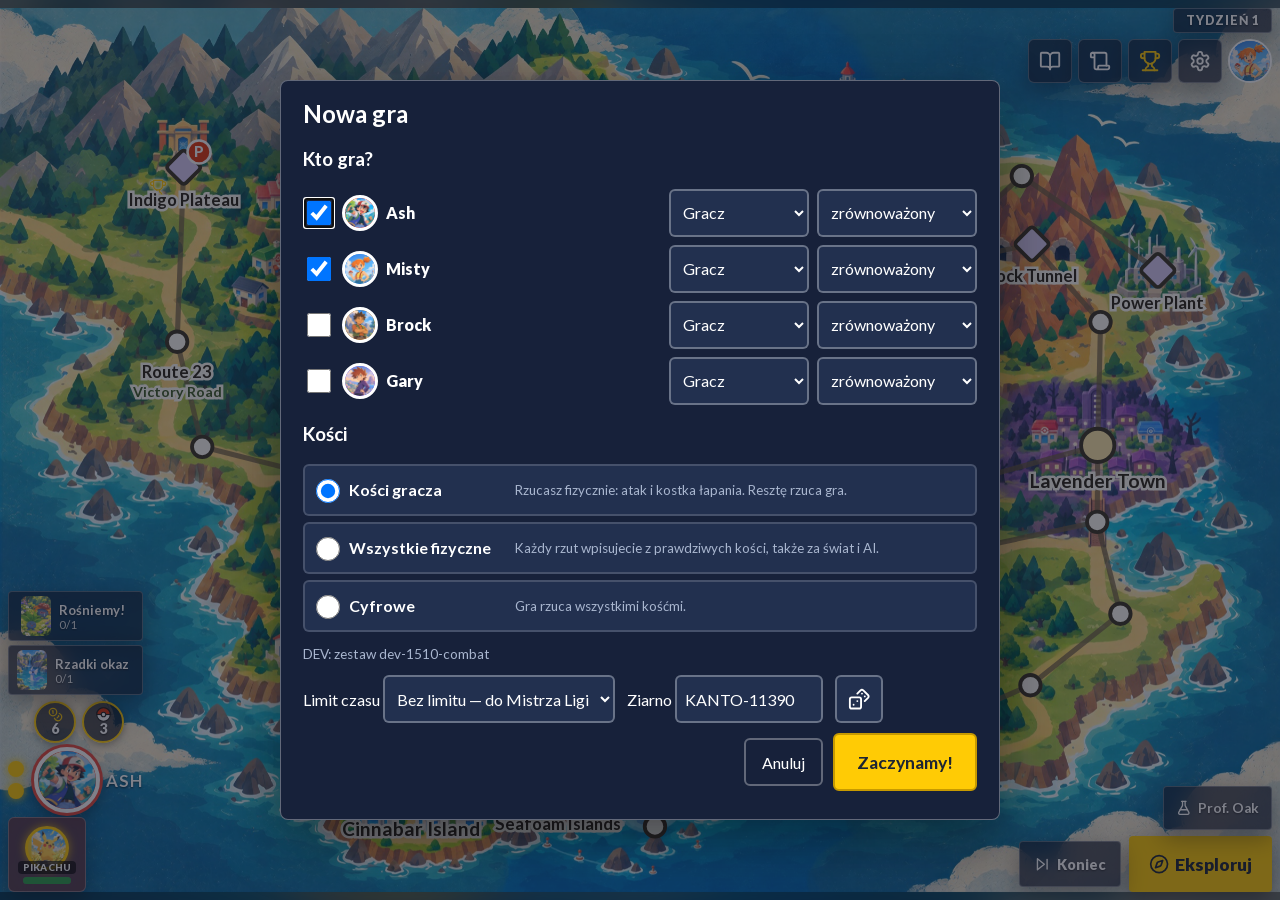
<file: index.html>
<!doctype html>
<html lang="pl">
<head>
  <meta charset="utf-8">
  <meta name="viewport" content="width=device-width, initial-scale=1, viewport-fit=cover">
  <meta name="theme-color" content="#111827">
  <meta name="robots" content="noindex, nofollow">
  <link rel="manifest" href="manifest.webmanifest">
  <link rel="apple-touch-icon" href="assets/icons/tablet-icon-180.png">
  <title>Pokémon Kanto</title>
  <script>location.replace('table.html' + location.search + location.hash);</script>
</head>
<body style="background:#111827;color:#fff;font-family:system-ui,sans-serif;display:grid;place-items:center;height:100vh;margin:0">
  <a href="table.html" style="color:#ffcb05;font-size:1.4rem">Pokémon Kanto — zagraj</a>
</body>
</html>
</file>
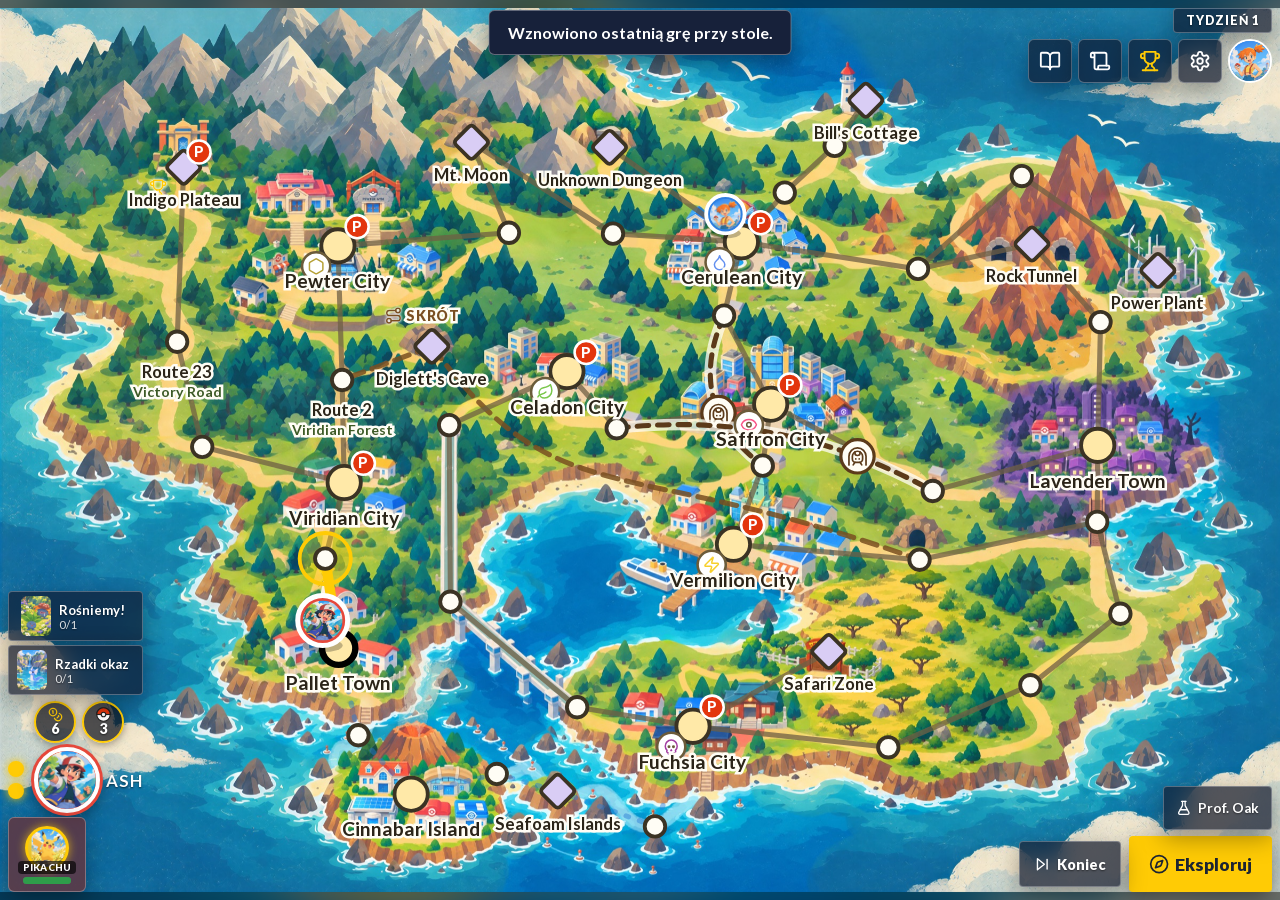
<file: table.html>
<!doctype html>
<html lang="pl">
<head>
  <meta charset="utf-8">
  <meta name="kanto-dev" content="combat">
  <meta name="robots" content="noindex, nofollow">
  <meta name="viewport" content="width=device-width, initial-scale=1, viewport-fit=cover">
  <meta name="theme-color" content="#111827">
  <meta name="apple-mobile-web-app-capable" content="yes">
  <meta name="apple-mobile-web-app-status-bar-style" content="black-translucent">
  <meta name="apple-mobile-web-app-title" content="Pokémon Kanto">
  <link rel="manifest" href="manifest.webmanifest">
  <link rel="icon" href="assets/icons/tablet-icon.svg" type="image/svg+xml">
  <link rel="apple-touch-icon" href="assets/icons/tablet-icon-180.png">
  <title>Pokémon Kanto — stół</title>
  <link rel="stylesheet" href="src/table/table.css">
</head>
<body class="tabletop">
  <header id="topbar" class="topbar" aria-label="Pasek gry"></header>
  <main class="stage">
    <div id="board" class="board" aria-label="Plansza Kanto"></div>
    <section id="table" class="table-layer" aria-label="Stół"></section>
    <div id="rocket-pin" class="rocket-pin" hidden></div>
    <div id="overlay" class="overlay-layer" aria-live="polite"></div>
  </main>
  <footer id="mat" class="mat" aria-label="Plansza gracza"></footer>
  <div id="toast" class="toast" role="status" hidden></div>
  <div id="notice" class="notice-layer" role="alertdialog" aria-live="assertive" hidden></div>

  <dialog id="setup-dialog" class="sheet">
    <form id="setup-form" method="dialog">
      <h2>Nowa gra</h2>
      <h3>Kto gra?</h3>
      <div class="setup-players"></div>
      <h3>Kości</h3>
      <div class="setup-modes"></div>
      <p class="small muted dev-pilots" hidden></p>
      <div class="setup-row">
        <label>Limit czasu <select name="timeLimit"></select></label>
        <label>Ziarno <input name="seed" size="14"></label>
        <button type="button" id="btn-seed" class="icon-btn" aria-label="Losuj ziarno"><svg class="ic ic-dices gi gi-roll" viewBox="0 0 24 24" fill="none" stroke="currentColor" stroke-width="2" stroke-linecap="round" stroke-linejoin="round" aria-hidden="true"><rect width="12" height="12" x="2" y="10" rx="2" ry="2" /><path d="m17.92 14 3.5-3.5a2.24 2.24 0 0 0 0-3l-5-4.92a2.24 2.24 0 0 0-3 0L10 6" /><path d="M6 18h.01" /><path d="M10 14h.01" /><path d="M15 6h.01" /><path d="M18 9h.01" /></svg></button>
      </div>
      <div class="row end">
        <button value="cancel" formnovalidate class="ghost">Anuluj</button>
        <button value="start" class="primary big">Zaczynamy!</button>
      </div>
    </form>
  </dialog>

  <dialog id="settings-dialog" class="sheet">
    <h2>Ustawienia</h2>
    <label class="setting">Tempo AI
      <select name="aiDelay">
        <option value="1800">wolno</option>
        <option value="1100">normalnie</option>
        <option value="500">szybko</option>
      </select>
    </label>
    <label class="setting"><input type="checkbox" name="showOdds"> Pokaż szanse łapania (tryb testowy)</label>
    <label class="setting"><input type="checkbox" name="duelHints" checked> Pojedynki: pokazuj przewagę typów na kartach</label>
    <p class="muted small">Ziarno gry: <code class="seed">—</code></p>
    <p class="muted small build-label">Pokémon Kanto: Przygoda — Build 3.5 Combat MVP (nowe ataki i statusy) · <code class="build-id">54e5f22</code></p>
    <p class="muted small">Ta gra: <b class="game-variant">—</b></p>
    <!-- PLAYTEST_008 (review 15.10): only in a test scenario's tab (?scenario=…) — the iPad switches scenarios here; the family game never shows it.
         Folded by default (Piotr 15.10): one line in ⚙️, a tap opens the list. -->
    <details class="scenario-switch" hidden>
      <summary>Scenariusze testowe</summary>
      <p class="small muted">Każdy ma osobny zapis, gra rodzinna zostaje nietknięta. Dotknięcie zaczyna scenariusz od nowa.</p>
      <div class="tool-links"></div>
    </details>
    <p class="small save-status" hidden></p>
    <div class="row wrap">
      <button data-settings="new" class="primary">Nowa gra</button>
      <button data-settings="export">Eksport stanu (JSON)</button>
      <button data-settings="close" class="ghost">Zamknij</button>
    </div>
  </dialog>

  <dialog id="inspect-dialog" class="sheet inspect-sheet" aria-label="Karta Pokémona">
    <div class="inspect-body"></div>
    <div class="row center"><button data-inspect-close class="primary">Zamknij</button></div>
  </dialog>

  <dialog id="art-editor" class="sheet art-editor" aria-label="Kadr portretu"></dialog>

  <dialog id="save-dialog" class="sheet">
    <h2>Zapisana gra</h2>
    <div class="save-problem"></div>
    <div class="row wrap end">
      <button data-save="download">Pobierz kopię zapisu</button>
      <button data-save="reload" hidden>Odśwież stronę</button>
      <button data-save="ok" class="primary">Rozumiem</button>
    </div>
  </dialog>

  <script type="module" src="src/table/main.js"></script>
  <script>
    // Offline cache for the HTTPS / installed build (tablet). Not on the
    // local dev server (npm start), so development never sees stale files.
    if ('serviceWorker' in navigator && window.isSecureContext && location.hostname !== 'localhost') {
      navigator.serviceWorker.register('sw.js').catch(() => {});
    }
  </script>
</body>
</html>
</file>
<file: src/table/table.css>
/* Digital tabletop (Phase 1b). Tablet landscape first (10–13"), laptop too.
   Touch targets ≥ 48 px, no hover-only behaviour. */
:root {
  --ink: #1d2433;
  --paper: #fffdf5;
  --muted: #a9b6cf;
  --bar: #1f2a44;
  --felt: #22663f;
  --felt-dark: #174a2d;
  --gold: #f6c343;
  --z-green: #2e9d4a;
  --z-yellow: #e8b400;
  --z-red: #d83a2e;
  --c-blue: #1e6fd9;
  --c-purple: #7b3fc4;
  --c-magenta: #d6338a;
  --c-green: #2e9d4a; /* Macro 01: the green Catch Die 4/6 (the same green as the 1 HP zone) */
  --radius: 8px;
  /* Build 2.4 · one look (Piotr): the whole UI like the player popup — dark navy panels,
     white text, yellow for the main buttons, green good, red bad. */
  --page: #0f1729;
  --surface: #17213a;
  --surface-2: #22304f;
  --surface-3: #2d3f66;
  --line: rgba(255,255,255,0.16);
  --line-strong: rgba(255,255,255,0.32);
  --text: #fff;
  --accent: #ffcb05;
  --accent-ink: #1d2433;
  --good: #2e9d4a; --good-text: #7be096;
  --bad: #d83a2e; --bad-text: #ff8f86;
  --r-sm: 4px; --r: 6px; --r-lg: 8px;
  --t-normal: #a8a77a; --t-fire: #ee8130; --t-water: #6390f0; --t-electric: #f7d02c; --t-grass: #7ac74c;
  --t-ice: #96d9d6; --t-fighting: #c22e28; --t-poison: #a33ea1; --t-ground: #e2bf65; --t-flying: #a98ff3;
  --t-psychic: #f95587; --t-bug: #a6b91a; --t-rock: #b6a136; --t-ghost: #735797; --t-dragon: #6f35fc;
  font-family: "Lato", system-ui, -apple-system, "Segoe UI", Roboto, sans-serif;
  color: var(--text);
}

* { box-sizing: border-box; }
/* Lato (Łukasz Dziedzic, SIL Open Font License — assets/fonts/lato/OFL.txt), the
   family table's typeface (Build 2.4, Piotr: the look of Pokémon GO). Bundled with
   the game, so it works offline; latin + latin-ext (ą ę ł ś ż …). 400 / 700 / 900:
   600 draws as 700 and 800 as 900. */
@font-face { font-family: 'Lato'; font-style: normal; font-weight: 400; font-display: swap; src: url('../../assets/fonts/lato/lato-400-latin.woff2') format('woff2'); unicode-range: U+0000-00FF, U+0131, U+0152-0153, U+02BB-02BC, U+02C6, U+02DA, U+02DC, U+0304, U+0308, U+0329, U+2000-206F, U+20AC, U+2122, U+2191, U+2193, U+2212, U+2215, U+FEFF, U+FFFD; }
@font-face { font-family: 'Lato'; font-style: normal; font-weight: 400; font-display: swap; src: url('../../assets/fonts/lato/lato-400-latin-ext.woff2') format('woff2'); unicode-range: U+0100-02BA, U+02BD-02C5, U+02C7-02CC, U+02CE-02D7, U+02DD-02FF, U+0304, U+0308, U+0329, U+1D00-1DBF, U+1E00-1E9F, U+1EF2-1EFF, U+2020, U+20A0-20AB, U+20AD-20C4, U+2113, U+2C60-2C7F, U+A720-A7FF; }
@font-face { font-family: 'Lato'; font-style: normal; font-weight: 700; font-display: swap; src: url('../../assets/fonts/lato/lato-700-latin.woff2') format('woff2'); unicode-range: U+0000-00FF, U+0131, U+0152-0153, U+02BB-02BC, U+02C6, U+02DA, U+02DC, U+0304, U+0308, U+0329, U+2000-206F, U+20AC, U+2122, U+2191, U+2193, U+2212, U+2215, U+FEFF, U+FFFD; }
@font-face { font-family: 'Lato'; font-style: normal; font-weight: 700; font-display: swap; src: url('../../assets/fonts/lato/lato-700-latin-ext.woff2') format('woff2'); unicode-range: U+0100-02BA, U+02BD-02C5, U+02C7-02CC, U+02CE-02D7, U+02DD-02FF, U+0304, U+0308, U+0329, U+1D00-1DBF, U+1E00-1E9F, U+1EF2-1EFF, U+2020, U+20A0-20AB, U+20AD-20C4, U+2113, U+2C60-2C7F, U+A720-A7FF; }
@font-face { font-family: 'Lato'; font-style: normal; font-weight: 900; font-display: swap; src: url('../../assets/fonts/lato/lato-900-latin.woff2') format('woff2'); unicode-range: U+0000-00FF, U+0131, U+0152-0153, U+02BB-02BC, U+02C6, U+02DA, U+02DC, U+0304, U+0308, U+0329, U+2000-206F, U+20AC, U+2122, U+2191, U+2193, U+2212, U+2215, U+FEFF, U+FFFD; }
@font-face { font-family: 'Lato'; font-style: normal; font-weight: 900; font-display: swap; src: url('../../assets/fonts/lato/lato-900-latin-ext.woff2') format('woff2'); unicode-range: U+0100-02BA, U+02BD-02C5, U+02C7-02CC, U+02CE-02D7, U+02DD-02FF, U+0304, U+0308, U+0329, U+1D00-1DBF, U+1E00-1E9F, U+1EF2-1EFF, U+2020, U+20A0-20AB, U+20AD-20C4, U+2113, U+2C60-2C7F, U+A720-A7FF; }

html, body { margin: 0; height: 100%; }
body.tabletop {
  height: 100dvh;
  display: grid;
  grid-template-rows: auto 1fr auto;
  background: var(--page);
  overflow: hidden;
  touch-action: manipulation;
  -webkit-user-select: none;
  user-select: none;
}

button, .button-link {
  font: inherit;
  min-height: 48px;
  padding: 0 16px;
  border-radius: var(--r);
  border: 2px solid var(--line-strong);
  background: var(--surface-2);
  color: var(--text);
  cursor: pointer;
  text-decoration: none;
  display: inline-flex;
  align-items: center;
  justify-content: center;
  gap: 6px;
}
button:disabled { opacity: 0.45; cursor: not-allowed; }
button.primary { background: var(--accent); border-color: #c79a00; color: var(--accent-ink); font-weight: 700; }
button.ghost { background: transparent; }
button.big { min-height: 58px; font-size: 1.1rem; padding: 0 22px; }
button.small { min-height: 40px; font-size: 0.9rem; }
button.mini { min-height: 40px; padding: 0 8px; font-size: 0.8rem; border-radius: 5px; }
.icon-btn { min-width: 48px; padding: 0; font-size: 1.4rem; }
.row { display: flex; gap: 10px; align-items: center; margin: 10px 0; }
.row.center { justify-content: center; }
.row.end { justify-content: flex-end; }
.row.wrap { flex-wrap: wrap; }
.muted { color: var(--muted); }
.small { font-size: 0.85rem; }
.center { text-align: center; }
.tag { font-size: 0.75rem; padding: 2px 8px; border-radius: var(--r-sm); background: rgba(255,255,255,0.12); }
.note { color: var(--text); background: var(--surface-2); border: 2px solid var(--accent); border-radius: var(--r); padding: 8px 12px; margin: 8px 0; font-weight: 600; }

/* ---- top bar ---------------------------------------------------------------- */
.topbar {
  display: flex;
  align-items: center;
  gap: 12px;
  padding: 8px 12px;
  background: var(--bar);
  color: #fff;
  min-height: 64px;
}
.week-box { display: grid; text-align: center; line-height: 1; }
.week-box .week-label { font-size: 0.7rem; opacity: 0.75; text-transform: uppercase; }
.week-box b { font-size: 1.7rem; }
.turn-box { display: flex; align-items: center; gap: 10px; padding: 4px 12px 4px 6px; border-radius: var(--r-sm); background: rgba(255,255,255,0.08); border: 2px solid var(--pc); }
.turn-name { font-weight: 800; font-size: 1.1rem; }
.turn-where { font-size: 0.8rem; opacity: 0.8; }
.action-markers { display: inline-flex; gap: 6px; }
.action-marker { width: 22px; height: 22px; border-radius: 50%; border: 3px solid #ffcb05; display: inline-block; }
.action-marker.on { background: #ffcb05; box-shadow: 0 0 8px #ffcb05; }
.mode-box { font-size: 0.9rem; padding: 6px 12px; border-radius: var(--r-sm); background: rgba(255,255,255,0.12); white-space: nowrap; }
.chips { display: flex; gap: 6px; margin-left: auto; overflow-x: auto; }
.player-chip { background: rgba(255,255,255,0.1); color: #fff; border-color: transparent; min-height: 48px; padding: 0 10px; }
.player-chip.active { border-color: #ffcb05; }
.chip-stats { font-size: 0.75rem; opacity: 0.85; }
.topbar .icon-btn { background: rgba(255,255,255,0.1); border-color: transparent; color: #fff; }
.avatar { --size: 36px; width: var(--size); height: var(--size); border-radius: 50%; background: var(--pc); color: #fff; font-weight: 800; display: inline-grid; place-items: center; border: 3px solid #fff; flex: none; }
.avatar.small { --size: 28px; border-width: 2px; font-size: 0.8rem; }
.avatar.big { --size: 64px; font-size: 1.8rem; }

/* ---- stage: board + table layer ------------------------------------------------ */
.stage { position: relative; overflow: hidden; min-height: 0; }
.board { position: absolute; inset: 0; background: #dfe8d2; }
.board-svg { width: 100%; height: 100%; display: block; }
/* Build 3.2 hotfix: the board art on its own layer under the SVG (board.js) — fitted like the viewBox */
.board .board-art-img { position: absolute; inset: 0; width: 100%; height: 100%; object-fit: contain; object-position: 50% 50%; pointer-events: none; user-select: none; -webkit-user-drag: none; will-change: transform; }
.board .board-art { visibility: hidden; }
.board .edge { fill: none; stroke: #6f5f45; stroke-width: 4; stroke-linecap: round; opacity: calc(0.75 * var(--map-lines, 1)); }
.board .edge.water { stroke: #2b7bd6; }
.board .edge.water-locked { stroke-dasharray: 2 9; opacity: calc(0.45 * var(--map-lines, 1)); }
.board .edge.water-open { stroke: #1c6fe0; stroke-width: 6; opacity: calc(0.9 * var(--map-lines, 1)); stroke-dasharray: none; }
.board .edge.active { stroke: #ffcb05; stroke-width: 8; opacity: 1; }
.board .edge.shortcut { stroke: #7a4f22; stroke-dasharray: 12 7; opacity: calc(0.85 * var(--map-lines, 1)); }
.board .edge.shortcut.active { stroke: #ffcb05; opacity: 1; }
/* 3A-5 Underground Paths: drawn by the overlay (not on the board art). */
.board .tunnel { cursor: pointer; }
.board .tunnel-casing { fill: none; stroke: #fffdf5; stroke-width: 9; stroke-linecap: round; opacity: calc(0.75 * var(--map-lines, 1)); }
.board .tunnel-line { fill: none; stroke: #5b3a1a; stroke-width: 4; stroke-dasharray: 9 7; stroke-linecap: round; opacity: var(--map-lines, 1); }
.board .tunnel.active .tunnel-casing { stroke: #ffcb05; stroke-width: 12; opacity: 1; }
.board .tunnel.active .tunnel-line { opacity: 1; }
.board .tunnel.active .tunnel-line { stroke: #3b2410; }
.board .tunnel-mark { color: #5b3a1a; }
.board .tunnel-mark circle { fill: #fffdf5; stroke: #5b3a1a; stroke-width: 2.5; }
.board .tunnel.active .tunnel-mark circle { fill: #ffe27a; }
.board .tunnel-tag { font-size: 12px; font-weight: 800; fill: #3b2410; paint-order: stroke; stroke: #fffdf5; stroke-width: 4px; pointer-events: none; letter-spacing: 0.02em; }
.board .tunnel-tag .sub { font-size: 12px; font-weight: 700; letter-spacing: 0; }
.board .shortcut-mark { color: #7a4f22; pointer-events: none; }
.board .shortcut-mark text { font-size: 11px; font-weight: 800; fill: #7a4f22; paint-order: stroke; stroke: #fffdf5; stroke-width: 4px; letter-spacing: 0.05em; }
.board .shortcut-mark .ic { paint-order: stroke; filter: drop-shadow(0 0 2px #fff) drop-shadow(0 0 1px #fff); }
.board .node { cursor: pointer; }
.board .node .hit { fill: transparent; }
.board .node .shape { fill: #fffdf5; stroke: #3b3324; stroke-width: 3; }
.board .node.city .shape, .board .node.town .shape { fill: #ffe9a8; }
.board .node.special .shape { fill: #d9cdf5; }
.board .node.current .shape { stroke: #000; stroke-width: 5; }
.board .node.closed .shape { fill: #ccc; }
/* Ustawienia → Mapa (mapPrefs.js): how visible the markers are; a place you can move to or stand on stays fully visible */
.board .node.city .shape, .board .node.town .shape, .board .node.special .shape { opacity: var(--map-cities, 1); }
.board .node.route .shape { opacity: var(--map-routes, 1); }
.board .node.legal .shape, .board .node.current .shape { opacity: 1; }
.board:not(.route-names) .label.plain { display: none; }
.board .node .halo { fill: rgba(255, 203, 5, 0.35); stroke: #ffcb05; stroke-width: 3; animation: halo 1.4s ease-in-out infinite; transform-box: fill-box; transform-origin: center; }
@keyframes halo { 50% { transform: scale(1.18); opacity: 0.55; } }
.board .label { font-size: calc(13px * var(--map-city-names, 1)); font-weight: 700; text-anchor: middle; fill: #2b2418; paint-order: stroke; stroke: #fffdf5; stroke-width: 4px; pointer-events: none; }
.board .label.big { font-size: calc(15px * var(--map-city-names, 1)); }
.board .node.route .label { font-size: calc(13px * var(--map-route-names, 1)); }
.board .label .sub { font-size: calc(11px * var(--map-route-names, 1)); font-weight: 600; fill: #3d5a26; }
.board .stop-mark circle { fill: #e3350d; stroke: #fff; stroke-width: 2; }
.board .stop-mark text { fill: #fff; font-size: 11px; font-weight: 800; text-anchor: middle; pointer-events: none; }
.board .gym-mark circle { fill: #fff; stroke: #6b5b3a; stroke-width: 2; }
.board .gym-mark.earned circle { fill: #ffe27a; stroke: #c79a00; }
.board .gym-mark, .board .league-mark, .board .target-mark, .board .rumour-mark { pointer-events: none; }
.board .rumour-mark { color: #8a5a00; } .board .rumour-mark circle { fill: #fff3c4; stroke: #c98a00; stroke-width: 2; } /* PLAYTEST_006 C5: a heard rumour's start place */
.board .gym-mark { color: #6b5b3a; } .board .gym-mark.earned { color: #7a5600; }
.board .league-mark { color: #c79a00; } .board .target-mark { color: #d83a2e; }
.board .league-mark .ic, .board .target-mark .ic { paint-order: stroke; filter: drop-shadow(0 0 2px #fff) drop-shadow(0 0 1px #fff); }
/* M02-2: a place this player has searched (exploration fatigue) — footprints, no numbers */
.board .tired-mark { pointer-events: none; color: #7a4f00; }
.board .tired-mark rect { fill: #fff3cf; stroke: #c98a00; stroke-width: 1.5; }
.board .tired-mark.lvl-2 { color: #8c2a12; }
.board .tired-mark.lvl-2 rect { fill: #ffe3d6; stroke: #c2410c; }
.scene-head .tag.tired, .tag.tired { background: #fff3cf; color: #7a4f00; border: 1px solid #c98a00; }
.scene-head .tag.tired.lvl-2, .tag.tired.lvl-2 { background: #ffe3d6; color: #8c2a12; border-color: #c2410c; }
.act-note.wary.tired { background: rgba(255, 196, 64, 0.16); border-color: #e0a526; color: #ffd27a; }
.tired-marks { white-space: nowrap; }
.tray.growth-moment.tired .tray-title { color: #7a4f00; }
.board .rocket-mark .balloon { fill: #f1e7cf; stroke: #3a2c55; stroke-width: 2; }
.board .rocket-mark .balloon-string { fill: none; stroke: #3a2c55; stroke-width: 1.5; }
.board .rocket-mark circle { fill: #d6231d; }
.board .rocket-mark .r { fill: #fff; font-size: 12px; font-weight: 900; text-anchor: middle; }
.board [data-pawn] { transition: transform 0.75s cubic-bezier(.4,1.4,.6,1); pointer-events: none; }
.board [data-pawn] circle { stroke: #fff; stroke-width: 3; }
.board [data-pawn] text { fill: #fff; font-weight: 900; font-size: 13px; text-anchor: middle; }
.board [data-pawn] .pawn-shadow { fill: rgba(0,0,0,0.25); stroke: none; }
.board [data-pawn].active .pawn-body { transform: scale(1.3); animation: bob 1.6s ease-in-out infinite; }
@keyframes bob { 50% { transform: scale(1.3) translateY(-3px); } }

.table-layer {
  position: absolute;
  top: 10px; right: 10px; bottom: 10px;
  width: min(820px, 74%);
  background: var(--surface);
  border-radius: var(--r-lg);
  border: 2px solid var(--line-strong);
  box-shadow: 0 18px 40px rgba(0,0,0,0.35);
  color: #fff;
  overflow: auto;
  padding: 14px 16px;
  transform: translateX(110%);
  transition: transform 0.35s ease;
}
.table-layer.open { transform: none; }
.scene-head { display: flex; align-items: center; gap: 12px; flex-wrap: wrap; }
.scene-head h2 { margin: 0; font-size: 1.5rem; text-shadow: 0 2px 0 rgba(0,0,0,0.3); }
.scene-head .tag { background: rgba(255,255,255,0.2); color: #fff; }
.scene-tag { font-size: 0.75rem; text-transform: uppercase; letter-spacing: 0.08em; padding: 4px 10px; border-radius: var(--r-sm); background: rgba(0,0,0,0.3); }
.scene-tag.wild { background: #3a8f3a; } .scene-tag.gym { background: #8a5a12; } .scene-tag.rocket { background: #a51d1d; } .scene-tag.league { background: #5b2c91; } .scene-tag.trainer { background: #2d5aa8; }
.table-layer button:not(.primary):not(.big-choice):not(.d6-btn) { background: var(--surface-2); color: var(--text); }
.table-layer button.ghost { background: rgba(255,255,255,0.15) !important; color: #fff; border-color: rgba(255,255,255,0.4); }

.versus { display: grid; grid-template-columns: 1fr minmax(220px, 1.25fr) 1fr; gap: 12px; align-items: start; margin-top: 12px; }
.versus .side { display: grid; justify-items: center; gap: 8px; }
.middle { display: grid; gap: 10px; align-content: start; min-width: 0; }
.exchange { display: grid; gap: 8px; }
.exchange.empty { text-align: center; opacity: 0.8; padding: 24px 8px; border: 2px dashed rgba(255,255,255,0.35); border-radius: var(--r); }
.atk-row { background: var(--surface-2); border-radius: var(--r); padding: 8px; border-left: 4px solid transparent; }
.atk-row.mine { border-left-color: var(--accent); }
.atk-who { font-weight: 700; font-size: 0.9rem; margin-bottom: 4px; }
.atk-math { display: flex; gap: 6px; align-items: center; flex-wrap: wrap; }
.atk-math .cell { display: grid; justify-items: center; background: rgba(255,255,255,0.12); border-radius: 5px; padding: 2px 6px; min-width: 46px; }
.atk-math small { font-size: 0.62rem; opacity: 0.85; }
.atk-math b { font-size: 1.15rem; }
.dmg { color: #ffb4a8; } .miss { color: #c9e7ff; }
.team-strip, .roster { display: flex; flex-wrap: wrap; gap: 4px; justify-content: center; }
.team-chip, .roster-chip { font-size: 0.75rem; padding: 3px 8px; border-radius: var(--r-sm); background: rgba(255,255,255,0.15); }
.team-chip.lead, .roster-chip.current { background: #ffcb05; color: var(--ink); font-weight: 700; }
.team-chip.down, .roster-chip.down { opacity: 0.45; text-decoration: line-through; }
.escape-hint { font-size: 0.85rem; background: rgba(0,0,0,0.3); padding: 4px 10px; border-radius: var(--r); }
.scene-actions { display: flex; gap: 12px; align-items: center; justify-content: center; flex-wrap: wrap; margin-top: 14px; }
.thinking { font-size: 1.1rem; opacity: 0.9; animation: blink 1.4s ease-in-out infinite; }
@keyframes blink { 50% { opacity: 0.45; } }

/* ---- Pokémon Card (5:7) ---------------------------------------------------------- */
.pcard {
  --w: 160px;
  width: var(--w);
  aspect-ratio: 5 / 7;
  background: var(--paper);
  color: var(--ink);
  border-radius: var(--r);
  border: 4px solid #b9b9b9;
  box-shadow: 0 6px 14px rgba(0,0,0,0.3);
  display: flex;
  flex-direction: column;
  padding: 6px;
  position: relative;
  font-size: calc(var(--w) / 13);
  gap: 3px;
  overflow: hidden;
}
.pcard.deal { animation: deal 0.5s ease-out; }
@keyframes deal { from { transform: translateY(-30px) rotate(-6deg); opacity: 0; } }
.pcard.size-s { --w: 118px; }
.pcard.size-m { --w: 150px; }
.pcard.size-l { --w: clamp(150px, 16vw, 210px); }
.pcard.r-rare { border-color: #4f8fe8; }
.pcard.r-superRare { border-color: #d6338a; box-shadow: 0 0 0 2px #ffd6ec, 0 6px 14px rgba(0,0,0,0.3); }
.pcard.lead { outline: 4px solid #ffcb05; outline-offset: 2px; }
.pcard.fainted { filter: grayscale(0.9); }
.pcard-owner { position: absolute; top: -2px; left: 50%; transform: translate(-50%, -100%); font-size: 0.8rem; color: #fff; white-space: nowrap; }
.pcard-head { display: flex; justify-content: space-between; align-items: center; font-weight: 800; }
.pcard-name { font-size: 1.15em; white-space: nowrap; overflow: hidden; text-overflow: ellipsis; }
.evo-stage { font-size: 0.7em; padding: 1px 6px; border-radius: 6px; background: #2b2418; color: #fff; white-space: nowrap; }
.pcard-art { flex: 1; border-radius: 5px; display: grid; place-items: center; position: relative; min-height: 0; border: 2px solid rgba(0,0,0,0.15); }
.art-icon { font-size: calc(var(--w) / 4); filter: drop-shadow(0 2px 2px rgba(0,0,0,0.3)); }
.art-initial { position: absolute; right: 6px; bottom: 2px; font-size: calc(var(--w) / 6); font-weight: 900; color: rgba(255,255,255,0.65); }
.pcard-rarity { font-size: 0.75em; color: #6b5b3a; letter-spacing: 0.02em; }

/* ---- Pokémon artwork (Phase 3A-1.5; source: art.js) ----------------------------------
   The picture sits over the type-colour fallback; a failed picture is removed
   (main.js) and the fallback shows at the same size. */
.art { position: absolute; inset: 0; width: 100%; height: 100%; pointer-events: none; user-select: none; -webkit-user-drag: none; }
.art-hero { object-fit: contain; box-sizing: border-box; padding: 5%; filter: drop-shadow(0 3px 3px rgba(0,0,0,0.3)); }
.art-portrait { object-fit: cover; }
.has-art > .art-icon, .has-art > .art-initial { visibility: hidden; }
.pcard-art { overflow: hidden; }
.pcard.size-s:not(.fcard) .pcard-rarity { display: none; } /* more room for the picture; rarity is in the inspect view */
[data-inspect], [data-inspect-species] { cursor: zoom-in; }

/* Evolution family card: one portrait row per stage, the current one larger. */
.fcard { gap: 3px; }
.fcard .frows { flex: 1; min-height: 0; display: flex; flex-direction: column; gap: 3px; }
.frow { position: relative; flex: 1; min-height: 0; border-radius: 5px; overflow: hidden; border: 2px solid rgba(0,0,0,0.18); }
.fcard.n3 .frow.current { flex: 2.3; }
.fcard.n2 .frow.current { flex: 1.7; }
.frow-art { position: absolute; inset: 0; display: grid; place-items: center; }
.frow-art .art-icon { font-size: calc(var(--w) / 6); }
.frow-art .art-initial { font-size: calc(var(--w) / 8); }
.frow-name, .frow-stage, .frow-status, .frow-need {
  position: absolute; background: rgba(255,255,255,0.9); border-radius: 4px; padding: 0 4px;
  font-weight: 800; line-height: 1.35; white-space: nowrap; box-shadow: 0 1px 2px rgba(0,0,0,0.2);
}
.frow-name { left: 3px; bottom: 3px; max-width: 64%; overflow: hidden; text-overflow: ellipsis; font-size: 0.85em; }
.frow-stage { right: 3px; top: 3px; font-size: 0.75em; }
.frow:not(.current) .frow-stage { top: auto; bottom: 3px; }
.frow-status { left: 3px; top: 3px; font-size: 0.85em; color: #6b5200; background: #fff6d6; }
.frow.current .frow-name { max-width: calc(100% - 6px); }
.frow-status.ready { background: #2e7d32; color: #fff; }
.frow-status.final { color: var(--muted); background: rgba(255,255,255,0.9); font-weight: 700; }
.frow-need { right: 3px; top: 3px; font-size: 0.85em; }
.frow.current { border-color: #ffcb05; box-shadow: inset 0 0 0 2px #ffcb05; }
.frow.current .frow-name { font-size: 1em; }
.frow.done .frow-art { filter: saturate(0.55); opacity: 0.85; }
.frow.done .frow-stage { color: #2e7d32; }
.frow.future { background: #d9d9d9; }
.frow.future .frow-art { filter: grayscale(1) brightness(1.05); opacity: 0.45; }
.frow.future .frow-name, .frow.future .frow-stage { color: var(--muted); }
.fcard .lead-tag { top: auto; bottom: 0.25em; left: 6px; }
.fcard .faint-tag { top: auto; bottom: 1.7em; }

/* ✏️ on portraits: fix the species' crop (artEditor.js). On family rows it
   shows on hover / keyboard focus (mouse); touch players use the bigger
   portraits of the inspect view, where it is always there. */
.art-edit {
  position: absolute; z-index: 2; right: 2px; top: 50%; transform: translateY(-50%);
  width: 22px; height: 22px; padding: 0; border-radius: 50%; border: 1px solid rgba(0,0,0,0.25);
  background: rgba(255,255,255,0.92); font-size: 12px; line-height: 1; cursor: pointer; box-shadow: 0 1px 3px rgba(0,0,0,0.3);
  opacity: 0; transition: opacity 0.15s;
}
.frow:hover .art-edit, .art-edit:focus-visible { opacity: 1; }
@media (hover: none) { .frow .art-edit { display: none; } }
.fs-art .art-edit { opacity: 0.85; top: 3px; right: 3px; transform: none; width: 24px; height: 24px; font-size: 12px; }

/* The crop editor: the same frame, bigger, plus the other portrait shapes. */
.art-editor { width: min(560px, 94vw); }
.ae-frame { position: relative; overflow: hidden; border-radius: var(--r); background: #d9d9d9; border: 3px solid #ffcb05; display: grid; place-items: center; }
.ae-frame .art-icon { font-size: 40px; }
.has-art > .art-icon { visibility: hidden; }
.ae-main { width: 100%; touch-action: none; cursor: grab; user-select: none; }
.ae-main:active { cursor: grabbing; }
.ae-previews { display: flex; gap: 12px; justify-content: center; align-items: flex-end; margin: 10px 0; flex-wrap: wrap; }
.ae-preview { display: grid; gap: 2px; justify-items: center; }
.ae-small { width: 150px; border-width: 2px; border-color: rgba(0,0,0,0.2); }
.ae-small .art-icon { font-size: 20px; }
.ae-strip { position: absolute; left: 0; right: 0; display: flex; justify-content: space-between; gap: 4px; padding: 3px 5px; color: #fff; font-size: 0.62rem; font-weight: 800; text-shadow: 0 1px 2px rgba(0,0,0,0.8); pointer-events: none; }
.ae-strip.top { top: 0; padding-bottom: 10px; background: linear-gradient(rgba(0,0,0,0.62), transparent); }
.ae-strip.top i { font-style: normal; background: rgba(0,0,0,0.5); border-radius: var(--r-sm); padding: 0 5px; }
.ae-strip.bottom { bottom: 0; padding-top: 10px; background: linear-gradient(transparent, rgba(0,0,0,0.7)); color: #ff6b6b; letter-spacing: 1px; }
body.hud-overlay .art-editor { width: min(760px, 96vw); }
body.hud-overlay .art-editor h2 { margin: 0 0 4px; }
.ae-zoom { display: flex; gap: 8px; align-items: center; margin: 6px 0; }
.ae-zoom input { flex: 1; }

/* Inspect: the whole artwork, stats and the family line. */
.inspect-sheet { width: min(620px, 94vw); }
.inspect { display: grid; grid-template-columns: minmax(170px, 250px) 1fr; gap: 16px; align-items: center; }
.inspect-art { position: relative; aspect-ratio: 1; border-radius: var(--r-lg); display: grid; place-items: center; overflow: hidden; border: 3px solid rgba(0,0,0,0.15); }
.inspect-art .art-icon { font-size: 72px; }
.inspect-art .art-initial { position: absolute; right: 12px; bottom: 6px; font-size: 48px; font-weight: 900; color: rgba(255,255,255,0.65); }
.inspect-info h2 { margin: 0 0 4px; }
.inspect-info h2 small { color: var(--muted); font-size: 0.6em; }
.inspect-line { margin: 4px 0; display: flex; gap: 6px; align-items: center; flex-wrap: wrap; }
.family-strip { grid-column: 1 / -1; display: flex; align-items: center; justify-content: center; gap: 8px; flex-wrap: wrap; }
.fs-stage { display: grid; justify-items: center; gap: 2px; width: 104px; text-align: center; }
.fs-art { position: relative; width: 104px; height: 70px; border-radius: 5px; overflow: hidden; display: grid; place-items: center; border: 2px solid rgba(0,0,0,0.15); }
.fs-art .art-icon { font-size: 26px; }
.fs-art .art-initial { position: absolute; right: 4px; bottom: 0; font-size: 22px; font-weight: 900; color: rgba(255,255,255,0.65); }
.fs-stage.current .fs-art { border-color: #ffcb05; box-shadow: 0 0 0 3px #ffcb05; }
.fs-stage.done .fs-art { filter: saturate(0.55); }
.fs-stage.future .fs-art { filter: grayscale(1); opacity: 0.5; }
.fs-stage small { color: var(--muted); }
.fs-arrow { display: grid; justify-items: center; font-size: 22px; color: var(--muted); }
.fs-arrow small { font-size: 12px; font-weight: 700; color: #6b5200; }
@media (max-width: 640px) { .inspect { grid-template-columns: 1fr; } .inspect-art { max-width: 260px; margin: 0 auto; } }
.pcard-stats { display: flex; justify-content: space-between; align-items: center; gap: 4px; }
.pcard-stats .types { display: flex; gap: 2px; flex-wrap: wrap; }
.type-chip { font-size: 0.7em; padding: 1px 5px; border-radius: var(--r-sm); background: var(--tc); color: #fff; text-shadow: 0 1px 1px rgba(0,0,0,0.4); white-space: nowrap; }
.atk { font-weight: 800; white-space: nowrap; }
.hp-slots { display: flex; gap: 2px; }
.hp-slot { flex: 1; min-width: 0; max-width: 1.7em; aspect-ratio: 1; overflow: hidden; border-radius: 4px; display: grid; place-items: center; font-size: 1em; line-height: 1; color: rgba(255,255,255,0.75); }
.hp-slot.full { color: #fff; text-shadow: 0 1px 2px rgba(0,0,0,0.45); }
.hp-slot.z-green { background: var(--z-green); }
.hp-slot.z-yellow { background: var(--z-yellow); }
.hp-slot.z-red { background: var(--z-red); }
.hp-slot:not(.full) { filter: saturate(0.7) brightness(1.08); }
.hp-num { font-size: 0.8em; text-align: right; color: var(--muted); font-weight: 700; }
/* Growth games: the Pokémon's own training toward its next form (Phase 3A-1). */
.growth-row { display: flex; align-items: center; flex-wrap: wrap; gap: 4px; font-size: 0.78em; font-weight: 700; color: #6b5200; background: #fff6d6; border-radius: 6px; padding: 1px 6px; margin-top: 2px; }
.growth-row.final { color: var(--muted); background: transparent; font-weight: 600; }
.growth-row.ready { background: #ffd84d; color: var(--ink); box-shadow: 0 0 0 2px #f5a400 inset; }
.growth-row .gpips { letter-spacing: -1px; color: #c99a00; }
.growth-row .gpip.on { color: #f5a400; }
.growth-row .ready-tag { margin-left: auto; background: #2e7d32; color: #fff; border-radius: 4px; padding: 0 5px; font-size: 0.9em; }
.scene.growth-pick .pick-row { justify-content: center; }
/* Macro 02 M02-1: a place's own Pokémon, and where to look for a species */
.scene-head .tag.local { background: rgba(245,197,66,0.9); color: #2a2208; font-weight: 800; }
.dt-where { margin: 8px 0 2px; display: flex; flex-wrap: wrap; gap: 6px; justify-content: center; align-items: center; font-size: 0.92rem; }
.dt-where-title { font-weight: 700; margin-right: 2px; }
.dt-where .where-place { min-height: 44px; padding: 4px 12px; border-radius: 22px; border: 2px solid var(--line-strong, rgba(255,255,255,0.35)); background: var(--surface-3, rgba(255,255,255,0.1)); color: inherit; font: inherit; cursor: pointer; display: inline-flex; align-items: center; gap: 4px; }
.dt-where .where-place.home { background: rgba(245,197,66,0.92); border-color: #f5c542; color: #2a2208; font-weight: 800; }
.dt-where .where-place.seen { opacity: 0.85; font-style: italic; }
.dt-where .where-place.met { box-shadow: inset 0 0 0 2px rgba(255,255,255,0.6); }
.dt-where .ic { vertical-align: -2px; }
/* the place shown on the map (BoardView.locate): a pulsing ring + its name */
.board .node .locate-ring { display: none; }
.board .node.located .locate-ring { display: inline; fill: rgba(255,79,163,0.18); stroke: #ff4fa3; stroke-width: 5; animation: locate 0.9s ease-in-out 5; transform-box: fill-box; transform-origin: center; }
.board .node.located .label, .board:not(.route-names) .node.located .label.plain { display: inline; font-weight: 800; }
@keyframes locate { 50% { transform: scale(1.4); opacity: 0.4; } }
/* Playtest 004 (DQ-107): who starts the battle */
.scene.lead-pick .lp-foe { text-align: center; margin: 6px 0 2px; }
.scene.lead-pick .lp-foe .roster-cards { margin: 4px 0; gap: 6px; }
.scene.lead-pick .lp-foe .named-card.first { outline: 3px solid var(--gold, #f5c542); border-radius: var(--r-sm); }
.scene.lead-pick .switch-panel { max-width: 920px; margin: 0 auto; }
.scene.lead-pick .pick-row { justify-content: center; }
.tray.growth-moment .tray-result { font-size: 1.3em; }
.tray-item.stone small { color: #ffd866; }
.lead-tag, .faint-tag { position: absolute; top: 30%; left: 50%; transform: translateX(-50%) rotate(-8deg); font-weight: 900; padding: 2px 8px; border-radius: 6px; }
.lead-tag { top: 2.2em; left: 10px; background: #ffcb05; color: var(--ink); font-size: 0.7em; transform: none; padding: 1px 6px; }
.faint-tag { background: #444; color: #fff; }
.card-with-actions { display: grid; gap: 4px; align-content: start; }
.pcard-actions { display: flex; flex-direction: column; gap: 4px; width: 118px; }
.pcard-actions .mini { width: 100%; }
.pcard.empty-slot { border-style: dashed; background: rgba(255,255,255,0.4); color: var(--muted); display: grid; place-items: center; animation: none; box-shadow: none; }
.pcard.drop-target { box-shadow: 0 0 0 4px rgba(255,203,5,0.5), 0 6px 14px rgba(0,0,0,0.3); }
body.dragging .pcard.drop-target { animation: target 0.9s ease-in-out infinite; }
.pcard.drop-target.hover { transform: scale(1.06); box-shadow: 0 0 0 8px #ffcb05, 0 6px 18px rgba(0,0,0,0.4); }
@keyframes target { 50% { box-shadow: 0 0 0 9px rgba(255,203,5,0.75), 0 6px 14px rgba(0,0,0,0.3); } }

/* ---- catch ------------------------------------------------------------------------ */
.catch-controls { display: grid; justify-items: center; gap: 4px; }
.tokens { display: flex; gap: 14px; align-items: center; }
.ball-token { position: relative; width: 64px; height: 64px; display: grid; place-items: center; border-radius: 50%; background: rgba(255,255,255,0.15); touch-action: none; cursor: grab; }
.ball-token .count { position: absolute; right: -6px; bottom: -4px; background: var(--surface-3); color: var(--text); border-radius: var(--r-sm); padding: 0 6px; font-weight: 800; font-size: 0.85rem; }
.ball-token.disabled { opacity: 0.35; cursor: not-allowed; }
.ball-token.no-bonus { filter: grayscale(0.6); }
.drag-hint { font-size: 0.8rem; opacity: 0.8; }
.drag-ghost { position: fixed; pointer-events: none; transform: translate(-50%, -50%) scale(1.15); z-index: 50; background: none; }
.ball-btn { min-height: 48px; }
.catch-prep { background: var(--surface-2); color: var(--text); border-radius: var(--r); padding: 12px; box-shadow: 0 8px 20px rgba(0,0,0,0.35); }
.catch-prep h3 { margin: 0 0 6px; display: flex; align-items: center; gap: 8px; }
.prep-row { display: grid; grid-template-columns: 5.5em 1fr; column-gap: 6px; align-items: center; padding: 4px 0; border-bottom: 1px dashed #ddd; font-size: 0.92rem; }
.prep-row > span:last-child { grid-column: 2; font-size: 0.8rem; color: #555; }
.prep-row span:first-child { color: var(--muted); }
.prep-final { display: flex; align-items: center; gap: 10px; flex-wrap: wrap; margin-top: 8px; padding: 8px; background: var(--surface-3); border-radius: var(--r); }
.prep-final > span:first-child { font-weight: 800; text-transform: uppercase; font-size: 0.8rem; }
.odds { margin-left: auto; font-weight: 800; color: #7a5b00; }

/* ---- dice ---------------------------------------------------------------------------- */
.die { width: 74px; height: 74px; border-radius: var(--r-lg); display: grid; grid-template-rows: 1fr auto; place-items: center; box-shadow: inset 0 -5px 0 rgba(0,0,0,0.2), 0 6px 12px rgba(0,0,0,0.3); position: relative; margin: 6px auto; }
.die.small { width: 38px; height: 38px; border-radius: 5px; margin: 0; }
.die.d6 { background: #fff; display: block; padding: 0; }
/* the pips' margin is 10 % of the DIE (a padding in % is of the container: in the wide Explore tray it ate the whole die — blank) */
.die.d6 .pips { display: grid; grid-template-columns: repeat(3, 1fr); grid-template-rows: repeat(3, 1fr); width: 80%; height: 80%; margin: 10%; place-items: center; }
.die.d6 .pips i { width: 70%; aspect-ratio: 1; border-radius: 50%; }
.die.d6 .pips i.on { background: #222; }
.die.d6 .pips b { grid-column: 2; grid-row: 2; color: #222; font-size: 1.6rem; }
.die.catch.c-blue { background: var(--c-blue); }
.die.catch.c-purple { background: var(--c-purple); }
.die.catch.c-magenta { background: var(--c-magenta); }
.die.catch.c-green { background: var(--c-green); }
.die.escape.e-red { background: var(--z-red); }
.die.escape.e-yellow { background: var(--z-yellow); }
.die.escape.e-green { background: var(--z-green); }
.die .face { width: 64%; aspect-ratio: 1; border-radius: var(--r); background: rgba(255,255,255,0.95); display: grid; place-items: center; margin-top: 8%; color: #222; }
.die.small .face { margin-top: 4%; }
.die .face b { font-size: 1.6rem; }
.die .die-id { color: #fff; font-size: 0.8rem; letter-spacing: 1px; padding-bottom: 3px; text-shadow: 0 1px 1px rgba(0,0,0,0.4); }
.die.small .die-id { font-size: 0.5rem; }
.blank-face { display: inline-block; width: 26px; height: 26px; border-radius: 6px; border: 3px dashed #aaa; }
.wind-face { font-size: 1.8rem; }
.die.rolling { animation: tumble 0.6s linear infinite; }
@keyframes tumble { 0% { transform: rotate(0) translateY(0); } 25% { transform: rotate(90deg) translateY(-8px); } 50% { transform: rotate(180deg); } 75% { transform: rotate(270deg) translateY(-6px); } 100% { transform: rotate(360deg); } }
.die-label { font-weight: 800; white-space: nowrap; }
.die-label .dots, .die-label .wind { letter-spacing: 1px; }
.reroll-mark { background: #ffcb05; color: var(--ink); border-radius: var(--r-sm); padding: 0 8px; font-size: 0.85em; }

/* ---- overlay: prompts, reveal tray, results --------------------------------------------------- */
.overlay-layer { position: absolute; inset: 10px; display: none; place-items: center; z-index: 20; border-radius: var(--r-lg); pointer-events: none; }
.overlay-layer.show { display: grid; pointer-events: auto; background: rgba(10, 25, 18, 0.35); }
.overlay-layer.over-table { left: auto; width: min(820px, 74%); }
.overlay-card { width: min(560px, 92%); max-height: 100%; overflow: visible; }
.tray, .prompt, .result-banner { background: var(--surface); color: var(--text); border-radius: var(--r-lg); padding: 14px 18px; text-align: center; box-shadow: 0 14px 30px rgba(0,0,0,0.45); border: 4px solid #ffcb05; }
.prompt, .result-banner { animation: rise 0.25s ease-out; }
@keyframes rise { from { transform: translateY(20px); opacity: 0; } }
.tray-title { font-weight: 800; font-size: 1.05rem; }
.tray-title.big { font-size: 1.6rem; color: var(--bad-text); letter-spacing: 0.02em; }
.tray-sub { font-size: 1rem; margin: 4px 0; }
.tray-result { font-size: 1.4rem; font-weight: 900; margin-top: 4px; display: flex; gap: 8px; justify-content: center; align-items: center; }
.tray-result.good { color: var(--good-text); }
.tray-result.bad { color: var(--bad-text); }
.tray-result.r-rare { color: #8fb8ff; } .tray-result.r-superRare { color: #ff8cc6; }
/* One Kanto day 14.10 (review): every control of the trade / duel / trophies scenes is a ≥ 44 px touch target */
.trade-scene button, .trophies-scene button, .k-duel button { min-height: 44px; }
.trophy-grid { display: grid; grid-template-columns: repeat(auto-fit, minmax(300px, 1fr)); gap: 12px; } .trophy-cat h3 { margin: 6px 0; } /* One Kanto day 14.10: achievements */
.trophy { display: grid; grid-template-columns: 44px 1fr auto; gap: 8px; align-items: center; padding: 8px; border-radius: 12px; background: rgba(255,255,255,0.06); margin-bottom: 6px; opacity: 0.75; }
.trophy.earned { opacity: 1; background: rgba(255,203,5,0.18); outline: 2px solid #ffcb05; } .trophy-icon { font-size: 1.6rem; text-align: center; } .trophy p { margin: 2px 0 0; } .trophy-state { font-weight: 800; white-space: nowrap; }
.trade-sides { display: grid; grid-template-columns: 1fr 1fr; gap: 14px; } .trade-side h3 { display: flex; gap: 8px; align-items: center; } /* One Kanto day 14.10: trading */
.trade-summary { text-align: center; font-size: 1.15rem; } .pick.chosen { outline: 3px solid var(--good-text, #2e9d4a); border-radius: 12px; } .tag.ok { background: rgba(46,157,74,0.85); color: #fff; }
.scene-art { float: right; width: 112px; aspect-ratio: 3 / 4; object-fit: cover; border-radius: 10px; margin: 0 0 8px 12px; box-shadow: 0 2px 8px rgba(0,0,0,0.35); } /* PT006-12 card illustration */
.book-card .scene-art { width: 64px; margin: 0 0 4px 8px; }
.tray-note { font-size: 0.95rem; font-weight: 700; opacity: 0.8; margin-top: 2px; } /* PT006-01: the rolled rarity a place does not have */
.tray .atk-row { background: var(--surface-2); color: var(--text); }
.escape-moment { border-color: var(--bad); }
.explore-flip { perspective: 600px; }
.overlay-card > .skip { display: flex; margin: 8px auto 0; }
.prompt h3 { margin: 4px 0 6px; }
.prompt-who { font-size: 0.85rem; color: var(--muted); }
.prompt-purpose { font-weight: 700; }
.choice-row { display: flex; gap: 12px; justify-content: center; }
.big-choice { min-height: 72px; font-size: 1.15rem; font-weight: 800; padding: 0 22px; border-width: 3px; }
.d6-row { display: grid; grid-template-columns: repeat(6, 1fr); gap: 8px; }
.d6-btn { min-height: 72px; flex-direction: column; padding: 4px; gap: 2px; }
.d6-btn span { font-weight: 800; }
.result-banner h2 { margin: 4px 0; font-size: 1.8rem; }
.result-banner.tone-win { border-color: var(--accent); }
.result-banner.tone-win h2 { color: var(--accent); }
.result-banner.tone-lose { border-color: #6b7a99; }
.badge-fly { font-size: 3rem; animation: fly 1.6s ease-in forwards; }
@keyframes fly { 0% { transform: scale(0.4); } 30% { transform: scale(1.5); } 100% { transform: translate(-40vw, 40vh) scale(0.5); opacity: 0.2; } }

/* ---- other scenes --------------------------------------------------------------------- */
.decks { display: flex; gap: 12px; flex-wrap: wrap; justify-content: center; margin: 14px 0; }
.deck { display: grid; justify-items: center; gap: 2px; }
.deck-cards { width: 70px; height: 98px; border-radius: var(--r); background: linear-gradient(135deg, #2b4d8f, #1a2f5c); border: 3px solid #fff; box-shadow: 3px 3px 0 #1a2f5c, 6px 6px 0 rgba(0,0,0,0.25); display: grid; place-items: center; font-size: 2rem; }
.deck.active .deck-cards { background: linear-gradient(135deg, #e3350d, #8f1d06); animation: wiggle 1.8s ease-in-out infinite; }
@keyframes wiggle { 50% { transform: rotate(-3deg); } }
.deck-name { font-size: 0.8rem; font-weight: 700; }
.deck-count { font-size: 0.9rem; font-weight: 900; }
.pick-row, .roster-cards, .dex-grid, .shop-row { display: flex; gap: 12px; flex-wrap: wrap; justify-content: center; margin: 10px 0; }
.pick { display: grid; gap: 6px; justify-items: center; }
.gym-card, .event-card { background: var(--surface-2); color: var(--text); border-radius: var(--r-lg); padding: 14px 16px; box-shadow: 0 10px 24px rgba(0,0,0,0.35); max-width: 720px; margin: 0 auto; }
.gym-card .pcard-owner { color: var(--text); }
.gym-top { display: flex; align-items: center; gap: 12px; }
.gym-top h2 { margin: 0; }
.gym-icon { font-size: 2.6rem; }
.guide { display: flex; gap: 16px; flex-wrap: wrap; margin: 6px 0; }
.rewards { font-size: 1.05rem; margin: 6px 0; }
.league-stage { padding: 6px; border-radius: var(--r); }
.league-stage.mine { background: var(--surface-3); }
.event-card h2 { margin: 6px 0; }
.shop-item { background: var(--surface-2); color: var(--text); border-radius: var(--r); padding: 10px; display: grid; justify-items: center; gap: 4px; min-width: 130px; }
.shop-icon { font-size: 2rem; }
.seen-chip { display: inline-block; padding: 2px 8px; margin: 2px; border-radius: var(--r-sm); background: rgba(255,255,255,0.15); }
.hof { text-align: left; }

/* ---- Player Mat drawer ----------------------------------------------------------------------- */
.mat { position: relative; background: #f7f0de; border-top: 4px solid #6b4a2b; z-index: 10; }
.mat-bar { display: flex; align-items: center; gap: 10px; padding: 8px 10px; min-height: 76px; }
.mat-toggle { gap: 8px; border-color: var(--pc); min-height: 56px; }
.mat-name { font-weight: 800; }
.chev { font-size: 0.8rem; }
.res-strip { display: flex; gap: 8px; align-items: center; flex-wrap: wrap; }
.res { display: inline-flex; align-items: center; gap: 4px; background: #fff; border-radius: var(--r-sm); padding: 4px 10px; font-size: 1rem; border: 2px solid #e2d6b8; min-height: 40px; }
.res.pop { animation: pop 0.6s ease-out 3; border-color: var(--gold); }
@keyframes pop { 50% { transform: scale(1.25); } }
.dock { display: flex; gap: 8px; margin-left: auto; flex-wrap: wrap; justify-content: flex-end; }
.dock-btn { min-height: 56px; font-size: 1rem; font-weight: 700; }
.dock-note { margin-left: auto; color: var(--muted); font-weight: 600; }
.mat-body {
  position: absolute;
  bottom: 100%;
  left: 0; right: 0;
  max-height: 64dvh;
  overflow: auto;
  background: #f7f0de;
  border-top: 4px solid #6b4a2b;
  box-shadow: 0 -12px 30px rgba(0,0,0,0.3);
  padding: 12px;
  display: grid;
  grid-template-columns: 200px 1fr 1fr;
  grid-template-areas: "char team team" "res stars badges" "missions missions dex";
  gap: 12px;

}
@keyframes slideup { from { transform: translateY(30px); opacity: 0; } }
.mat-body[hidden], [hidden] { display: none !important; }
.mat-sec { background: #fffaf0; border: 2px solid #e2d6b8; border-radius: var(--r); padding: 8px 10px; min-width: 0; }
.mat-sec h4 { margin: 0 0 6px; }
.mat-sec.character { grid-area: char; }
.mat-sec.team { grid-area: team; }
.mat-sec.resources { grid-area: res; }
.mat-sec.stars { grid-area: stars; }
.mat-sec.badges { grid-area: badges; }
.mat-sec.missions { grid-area: missions; }
.mat-sec.dex { grid-area: dex; }
.char-card { display: grid; justify-items: center; gap: 4px; text-align: center; }
.team-row { display: flex; gap: 10px; overflow-x: auto; padding: 18px 2px 6px; }
.token-row { display: flex; gap: 4px; flex-wrap: wrap; align-items: center; margin: 4px 0; min-height: 30px; }
.token { display: inline-grid; place-items: center; }
.coin { font-weight: 800; font-size: 1.1rem; }
.star-pool { display: flex; flex-wrap: wrap; gap: 4px; min-height: 40px; }
.star-token { font-size: 1.8rem; filter: drop-shadow(0 2px 1px rgba(0,0,0,0.25)); }
.star-token.fresh { animation: pop 0.5s ease-out 3; }
.badge-case { display: grid; grid-template-columns: repeat(4, 52px); gap: 8px; align-items: center; }
.badge-slot { width: 52px; height: 52px; border-radius: 50%; border: 3px dashed var(--line-strong); display: grid; place-items: center; font-size: 1.6rem; background: var(--surface-2); }
.badge-slot.earned { border: 3px solid var(--gold); background: radial-gradient(circle, #fff6c9, #ffe27a); }
.badge-slot.fresh { animation: pop 0.6s ease-out 4; }
.ribbon, .crown { font-size: 1.8rem; }
.mission-row { display: flex; gap: 10px; flex-wrap: wrap; }
.mission-card { flex: 1 1 220px; max-width: 320px; color: var(--text); background: var(--surface-2); border-radius: var(--r); border: 3px solid #8a6d3b; padding: 8px 10px; display: grid; gap: 4px; }
.mission-card.travel { border-color: #2d5aa8; }
.mission-card.empty { border-style: dashed; color: var(--muted); place-items: center; }
.m-head { display: flex; gap: 6px; align-items: center; font-weight: 800; }
.m-icon { font-size: 1.4rem; }
.m-giver { font-size: 0.75rem; color: var(--muted); }
.m-text { font-size: 0.9rem; }
.m-progress { display: flex; gap: 4px; align-items: center; }
.m-progress span { width: 16px; height: 16px; border-radius: 50%; border: 2px solid #8a6d3b; }
.m-progress span.done { background: #2e9d4a; border-color: #2e9d4a; }
.m-reward { font-size: 0.9rem; }
.reward-token { background: rgba(255,255,255,0.12); border-radius: var(--r-sm); padding: 0 6px; margin-right: 2px; display: inline-flex; align-items: center; gap: 2px; }
.reward-token svg { width: 16px; height: 16px; }
.dex-btn { width: 100%; }

/* ---- toast, dialogs -------------------------------------------------------------------------------- */
/* PLAYTEST_007 stage 3: an IMPORTANT event — waits for „ROZUMIEM”, above the table and the result */
.notice-layer { position: fixed; inset: 0; z-index: 70; display: grid; place-items: center; background: rgba(8, 12, 24, 0.55); padding: 16px; }
.notice-layer[hidden] { display: none; }
.notice-card { width: min(440px, 92vw); background: var(--surface, #1c2742); color: #fff; border: 3px solid #ffcb05; border-radius: 16px; padding: 18px 20px; box-shadow: 0 16px 40px rgba(0,0,0,0.5); display: grid; gap: 10px; text-align: center; }
.notice-card .n-icon { font-size: 2.4rem; line-height: 1; }
.notice-card h2 { margin: 0; font-size: 1.3rem; }
.notice-card p { margin: 0; font-size: 1.05rem; line-height: 1.35; }
.notice-card .n-where { font-weight: 800; }
.notice-card .n-more { opacity: 0.75; font-size: 0.85rem; }
.notice-card button { min-height: 56px; border-radius: 12px; border: none; background: #ffcb05; color: #1b1b1b; font-weight: 900; font-size: 1.1rem; }
.toast { position: fixed; left: 50%; top: 76px; transform: translateX(-50%); background: var(--surface); border: 1px solid var(--line-strong); color: #fff; padding: 12px 18px; border-radius: var(--r); z-index: 60; max-width: 80vw; font-weight: 600; box-shadow: 0 8px 20px rgba(0,0,0,0.35); }
dialog.sheet { border: 1px solid var(--line-strong); border-radius: var(--r-lg); padding: 18px 22px; width: min(720px, 94vw); background: var(--surface); color: var(--text); box-shadow: 0 20px 60px rgba(0,0,0,0.45); }
dialog.sheet::backdrop { background: rgba(20,25,40,0.55); }
dialog h2 { margin-top: 0; }
.setup-players { display: grid; gap: 8px; }
.setup-player { display: grid; grid-template-columns: 1fr 140px 160px; gap: 8px; align-items: center; }
.pick-player { display: flex; gap: 8px; align-items: center; font-weight: 800; min-height: 48px; }
.pick-player input, .setting input, .mode-opt input { width: 24px; height: 24px; }
select, input[name="seed"] { font: inherit; min-height: 48px; border-radius: var(--r); border: 2px solid var(--line-strong); padding: 0 8px; background: var(--surface-2); color: var(--text); }
.setup-modes { display: grid; gap: 6px; }
.mode-opt { display: grid; grid-template-columns: 32px 160px 1fr; gap: 6px; align-items: center; padding: 6px; border-radius: var(--r); background: var(--surface-2); border: 2px solid var(--line); min-height: 52px; }
.mode-opt small { color: var(--muted); }
.setup-row { display: flex; gap: 12px; align-items: center; flex-wrap: wrap; margin-top: 12px; }
.setting { display: flex; gap: 10px; align-items: center; margin: 10px 0; min-height: 48px; }

/* ---- smaller screens (portrait tablet / small laptop window) ------------------------------------------ */
@media (max-width: 1000px) {
  .table-layer, .overlay-layer.over-table { width: calc(100% - 20px); }
  .mode-box, .chip-stats { display: none; }
  .mat-body { grid-template-columns: 1fr 1fr; grid-template-areas: "team team" "missions missions" "items badges" "items dex"; }
}
@media (max-width: 700px) {
  .versus { grid-template-columns: 1fr 1fr; }
  .versus .middle { grid-column: 1 / -1; grid-row: 2; }
  .dock-btn { min-height: 52px; font-size: 0.9rem; padding: 0 10px; }
}

/* ghost buttons on paper panels (catch prep, gym / event cards, prompts) */
.table-layer .catch-prep button.ghost, .table-layer .gym-card button.ghost, .table-layer .event-card button.ghost,
.table-layer .prompt button.ghost, .table-layer .result-banner button.ghost, .table-layer .switch-panel button.ghost { color: var(--text) !important; border-color: var(--line-strong) !important; background: transparent !important; }
.overlay-layer button.ghost { background: transparent; color: var(--text); }

.wind-marks { display: inline-flex; gap: 1px; vertical-align: middle; }
.wind-svg { display: inline-block; vertical-align: middle; }
.die .die-id .wind-marks { gap: 0; }
.tray .dmg { color: #ff8fa3; } .tray .miss { color: #9cc8ff; }

/* ---- Phase 2 ------------------------------------------------------------------------------------ */
.pcard.size-xs { --w: 86px; padding: 4px; border-width: 3px; }
.pcard.size-xs .pcard-rarity, .pcard.size-xs .pcard-stats .types { display: none; }
.rules-line { margin: 4px 0 0; font-size: 0.9rem; opacity: 0.9; }
.roster-cards.small { gap: 6px; margin: 6px 0 0; }
.roster-slot { position: relative; }
.roster-slot.current .pcard { outline: 4px solid #ffcb05; outline-offset: 1px; }
.roster-slot.down { opacity: 0.45; }
.named-card { display: grid; justify-items: center; gap: 2px; }
.named-card small { font-weight: 700; display: inline-flex; align-items: center; gap: 4px; } /* the League member's token before the name */
.switch-panel { background: var(--surface-2); color: var(--text); border-radius: var(--r); padding: 10px; box-shadow: 0 8px 20px rgba(0,0,0,0.35); }
.switch-panel h3 { margin: 0; }
/* Pickers in the middle of a battle: cards side by side (scroll if more), centred. */
.middle .switch-panel .pick-row { flex-wrap: nowrap; overflow-x: auto; justify-content: flex-start; padding-bottom: 4px; }
.middle .switch-panel .pick-row > .pick:first-child { margin-left: auto; }
.middle .switch-panel .pick-row > .pick:last-child { margin-right: auto; }
.trainer-card { display: flex; align-items: center; gap: 10px; background: var(--surface-2); color: var(--text); border-radius: var(--r); padding: 6px 14px; border: 3px solid #2d5aa8; }
.trainer-card h3 { margin: 0; }
.trainer-icon { font-size: 2.2rem; }
.trainer-diff { font-size: 0.9rem; }
.plot-tag { font-size: 0.7rem; text-transform: uppercase; letter-spacing: 0.06em; color: var(--bad-text); font-weight: 800; }

.plot-card { background: var(--surface-2); color: var(--text); border: 3px solid var(--bad); border-radius: var(--r-lg); padding: 10px 14px; box-shadow: 0 8px 20px rgba(0,0,0,0.3); text-align: left; max-width: 560px; margin: 0 auto; }
.plot-head { display: flex; gap: 10px; align-items: center; }
.plot-head h3 { margin: 0; }
.plot-icon { font-size: 2.4rem; }
.plot-where { font-weight: 700; margin: 4px 0; }
.plot-route { display: flex; flex-wrap: wrap; gap: 4px; align-items: center; font-size: 0.8rem; }
.plot-route span { padding: 1px 6px; border-radius: var(--r-sm); background: rgba(255,255,255,0.12); }
.plot-route span.here { background: var(--bad); color: #fff; font-weight: 800; }
.plot-route span.past { opacity: 0.45; text-decoration: line-through; }
.plot-flavor { font-style: italic; margin: 6px 0; }
.plot-text { font-weight: 600; margin: 6px 0; }
.plot-loot { display: flex; gap: 6px; flex-wrap: wrap; align-items: center; }
.loot-token { position: relative; display: inline-grid; place-items: center; width: 40px; height: 40px; border-radius: 50%; background: #fff; border: 3px solid var(--pc); }
.loot-token small { position: absolute; right: -6px; bottom: -6px; background: var(--pc); color: #fff; border-radius: 50%; width: 18px; height: 18px; font-size: 0.65rem; display: grid; place-items: center; }
.loot-token.fresh { animation: pop 0.6s ease-out 3; }
.plot-reward { margin-top: 6px; font-size: 0.9rem; }
.plot-card.size-s { font-size: 0.85rem; padding: 8px 10px; }
.plot-card.size-s .plot-flavor { display: none; }
.plot-card.size-pin { font-size: 0.8rem; padding: 6px 10px; border-width: 3px; max-width: 260px; }
.plot-card.size-pin .plot-flavor, .plot-card.size-pin .plot-text, .plot-card.size-pin .plot-reward, .plot-card.size-pin .plot-route { display: none; }
.plot-card.size-pin .plot-icon { font-size: 1.6rem; }
.plot-card.size-pin h3 { font-size: 0.95rem; }
.rocket-pin { position: absolute; left: 12px; top: 12px; z-index: 6; }
.rocket-pin .pin-card { padding: 0; border: none; background: none; min-height: 0; display: block; text-align: left; }
.board .rocket-mark { transition: transform 1s ease-in-out; pointer-events: none; }
.board .rocket-mark .balloon-body { animation: bob 2.4s ease-in-out infinite; }
.board .rocket-route { fill: none; stroke: #d6231d; stroke-width: 4; stroke-dasharray: 8 8; opacity: 0.8; }

.choice-cards { display: grid; grid-template-columns: repeat(auto-fit, minmax(220px, 1fr)); gap: 12px; margin-top: 10px; }
.choice-card { min-height: 92px; flex-direction: column; font-size: 1.1rem; border-width: 3px; border-color: var(--accent); background: var(--surface-2); color: var(--text); white-space: normal; text-align: center; }
.choice-card small { color: var(--muted); }
.event-card .event-text { font-size: 1.15rem; }
.event-moment h3 { margin: 4px 0; }

.shop .wallet { margin-left: auto; font-size: 1.3rem; font-weight: 900; background: var(--surface-2); color: var(--text); border-radius: var(--r-sm); padding: 4px 14px; }
.healed { background: rgba(255,255,255,0.15); border-radius: var(--r); padding: 8px 12px; margin: 10px 0; display: flex; gap: 8px; flex-wrap: wrap; align-items: center; font-weight: 700; }
.heal-chip { background: var(--surface-2); color: var(--text); border-radius: var(--r-sm); padding: 2px 10px; font-weight: 600; }
.heal-chip b { color: var(--z-red); letter-spacing: 1px; }
.shop-tray { display: flex; gap: 14px; flex-wrap: wrap; justify-content: center; margin: 12px 0; padding: 14px; background: rgba(0,0,0,0.25); border-radius: var(--r-lg); border: 3px dashed rgba(255,255,255,0.3); }
.tray-item { flex-direction: column; min-width: 128px; min-height: 150px; gap: 4px; border-width: 3px; background: var(--surface-2) !important; color: var(--text); border-radius: var(--r-lg); }
.tray-item:active { transform: scale(0.96); }
.tray-item.cant { opacity: 0.5; }
.tray-token { display: grid; place-items: center; height: 60px; }
.price-tag { background: var(--accent); color: var(--accent-ink); border-radius: 5px; padding: 0 8px; font-weight: 900; }
.emoji-token { line-height: 1; }

.loot-fly { display: flex; align-items: center; justify-content: center; gap: 12px; font-size: 2rem; margin: 8px 0; }
.loot-fly .fly-token { animation: flyright 1.2s ease-in-out infinite alternate; display: inline-grid; }
.loot-fly.back .fly-token { animation: flyin 1.2s ease-out; }
@keyframes flyright { to { transform: translateX(40px) scale(0.8); } }
@keyframes flyin { from { transform: translateX(-60px) scale(0.6); opacity: 0.3; } }
.rocket-moment { border-color: #a51d1d; }
.tray-title.rocket { color: var(--bad-text); }
.rocket-moment.blast .tray-title { animation: blast 1.4s ease-in forwards; }
@keyframes blast { 60% { transform: none; } 100% { transform: translateY(-30px) scale(0.6) rotate(-15deg); opacity: 0.2; } }

.final-week { flex-basis: 100%; order: 10; background: #ffcb05; color: var(--ink); font-weight: 800; text-align: center; border-radius: var(--r); padding: 4px 10px; }
.topbar { flex-wrap: wrap; }

.end-banner { text-align: center; }
.end-crown { font-size: 4rem; animation: pop 0.8s ease-out 2; }
.end-banner h2 { font-size: 2.2rem; margin: 0; }
.result-row, .hof-row { display: flex; gap: 12px; flex-wrap: wrap; justify-content: center; margin: 12px 0; }
.result-card { background: var(--surface-2); color: var(--text); border-radius: var(--r-lg); padding: 10px 12px; border: 4px solid var(--pc); min-width: 190px; display: grid; gap: 6px; justify-items: center; }
.result-card.winner { box-shadow: 0 0 0 4px #ffcb05, 0 10px 24px rgba(0,0,0,0.35); }
.rc-head { display: flex; gap: 8px; align-items: center; font-size: 1.2rem; }
.rc-stats { display: flex; gap: 10px; font-weight: 700; }
.result-card .badge-case { grid-template-columns: repeat(3, 36px); gap: 4px; }
.result-card .badge-slot { width: 36px; height: 36px; font-size: 1.1rem; }
.hof-card { background: var(--surface-2); color: var(--text); border-radius: var(--r); padding: 10px; width: 170px; display: grid; justify-items: center; gap: 2px; text-align: center; border: 3px solid var(--gold); }
.hof-card.empty { opacity: 0.6; border-style: dashed; }
.hof-icon { font-size: 2rem; }
.hof-holder { font-weight: 800; }
.league-break-mark { text-align: center; font-size: 0.85rem; background: var(--surface-3); border-radius: 5px; padding: 4px; margin: 4px 0; }
/* Build 3.3 B33-3: the chain of a gym / League v2 challenge — tokens, the beaten ones ticked */
.chain-strip { display: flex; align-items: center; justify-content: center; gap: 4px; flex-wrap: wrap; margin: 4px 0; }
.chain-step { position: relative; display: inline-flex; opacity: 0.55; border-radius: 50%; }
.chain-step.now { opacity: 1; box-shadow: 0 0 0 3px var(--accent, #f5c542); }
.chain-step.done { opacity: 0.8; }
.chain-step i { position: absolute; right: -4px; bottom: -4px; font-style: normal; line-height: 1; }
.chain-arrow { opacity: 0.6; }
.challenge-break .next-up { display: flex; align-items: center; justify-content: center; gap: 8px; flex-wrap: wrap; margin: 6px 0; }
.chain-preview .chain-stage b { display: inline-flex; align-items: center; gap: 6px; }
.team-row.center { justify-content: center; flex-wrap: wrap; }
/* actions always reachable without scrolling; roster in one row */
.scene-actions { position: sticky; bottom: -14px; z-index: 3; padding: 10px 0 12px; background: linear-gradient(to bottom, rgba(23,33,58,0), var(--surface) 30%); }
.roster-cards.small { flex-wrap: nowrap; overflow-x: auto; max-width: 100%; justify-content: flex-start; padding: 6px 2px; }
.side.theirs { min-width: 0; }
.card-labelled { display: grid; justify-items: center; gap: 2px; }
.card-owner { font-weight: 800; font-size: 0.9rem; background: rgba(0,0,0,0.3); color: #fff; border-radius: var(--r-sm); padding: 1px 10px; }

/* iPad / Android: keep clear of notches, rounded corners and the home bar
   (viewport-fit=cover, standalone mode). */
body.tabletop { padding-left: env(safe-area-inset-left); padding-right: env(safe-area-inset-right); }
.topbar { padding-top: max(8px, env(safe-area-inset-top)); }
.mat-bar { padding-bottom: max(8px, env(safe-area-inset-bottom)); }

/* ==== Phase 3A-2.5: family playtest UX pass (Playtest Build 2) ==================================
   Tablet landscape, standalone PWA, 1180 × 820 as the reference viewport: the whole screen is the
   game, the Kanto board is the hero surface, UI sits around it. */

/* Full screen: slim bars, no page scroll (drawers scroll inside themselves). */
html, body.tabletop { overscroll-behavior: none; }
.topbar { min-height: 54px; padding-top: max(5px, env(safe-area-inset-top)); padding-bottom: 5px; gap: 10px; }
.mat-bar { min-height: 64px; padding-top: 6px; padding-bottom: max(6px, env(safe-area-inset-bottom)); gap: 8px; }
.toast { top: calc(64px + env(safe-area-inset-top)); }

/* The board fills the stage; the sides the art can't cover show the same map, blurred,
   so the screen never looks like a game in a small window. */
.board { background: #1e4f7a; }
.board::before { content: ""; position: absolute; inset: -40px; background: var(--board-art, none) center / cover no-repeat; filter: blur(22px) saturate(1.15) brightness(0.8); }
.board .board-svg { position: relative; }
.board-missing { position: absolute; inset: 0; display: grid; place-content: center; text-align: center; gap: 6px; padding: 24px; background: #2b1a1a; color: #fff; }
.board-missing b { font-size: 2.4rem; letter-spacing: 0.04em; color: #ffcb05; }
.board-missing p { max-width: 640px; margin: 0 auto; }
.board-missing code { background: rgba(255,255,255,0.12); padding: 0 6px; border-radius: 6px; }

/* Team Rocket's plot card: bottom-right, over the sea — never over a place on the map. */
.rocket-pin { left: auto; top: auto; right: 12px; bottom: 12px; }

/* Top bar: whose turn, where, how many actions — readable at a glance. */
.turn-label { font-size: 0.62rem; text-transform: uppercase; letter-spacing: 0.08em; opacity: 0.75; line-height: 1; }
.act-box { display: grid; justify-items: center; gap: 2px; margin-left: 4px; }
.act-box small { font-size: 0.62rem; text-transform: uppercase; letter-spacing: 0.08em; opacity: 0.75; line-height: 1; }

/* Bottom bar: the explicit way into the player mat, and the team at a glance. */
.team-btn { min-height: 54px; padding: 0 10px 0 6px; gap: 8px; border-width: 3px; background: #fff; box-shadow: 0 3px 0 var(--pc); }
.tb-label { display: grid; line-height: 1.1; text-align: left; }
.tb-label b { font-size: 1.05rem; }
.tb-label small { font-size: 0.72rem; color: var(--muted); }
.team-dots { display: flex; gap: 5px; align-items: center; padding: 4px 8px; min-height: 54px; background: #fffaf0; border-color: #e2d6b8; }
.team-dot { display: grid; gap: 2px; justify-items: center; }
.td-art { width: 36px; height: 36px; border-radius: 50%; overflow: hidden; position: relative; display: grid; place-items: center; border: 2px solid #fff; box-shadow: 0 0 0 1px #c9bfa6; }
.td-art .art-initial { position: static; font-size: 0.9rem; color: #fff; }
.team-dot.lead .td-art { box-shadow: 0 0 0 3px #ffcb05; }
.team-dot.fainted .td-art { filter: grayscale(1) brightness(0.8); }
.td-hp { width: 34px; height: 5px; border-radius: 3px; background: #ddd2b8; overflow: hidden; }
.td-hp i { display: block; height: 100%; background: var(--z-green); }
.td-hp.z-yellow i { background: var(--z-yellow); }
.td-hp.z-red i { background: var(--z-red); }
.res { padding: 3px 9px; min-height: 38px; }

/* Player mat: five clear sections over the whole stage. */
.mat-body {
  max-height: calc(100dvh - 128px - env(safe-area-inset-top) - env(safe-area-inset-bottom));
  grid-template-columns: 1.15fr 1.15fr 1fr 1fr;
  grid-template-areas: "team team team team" "missions missions items badges" "missions missions items dex";
  gap: 10px;
}
.mat-head { grid-area: head; display: flex; align-items: center; gap: 12px; }
.mat-head .mh-name { font-size: 1.3rem; }
.mat-head .mh-close { margin-left: auto; }
.mat-sec h4 { text-transform: uppercase; letter-spacing: 0.04em; font-size: 0.95rem; }
.mat-sec.items { grid-area: items; }
.mat-sec .hint { margin: 4px 0 0; color: #5b4a2b; }
.item-line { display: grid; grid-template-columns: 30px 1fr auto; align-items: center; gap: 6px; min-height: 32px; font-weight: 600; }
.item-line.none { opacity: 0.45; }
.item-line .il-icon { display: grid; place-items: center; font-size: 1.2rem; }
.mat-sec.missions .count { background: #2e9d4a; color: #fff; border-radius: var(--r-sm); padding: 0 8px; font-size: 0.85rem; }
.dex-legend { display: grid; grid-template-columns: 1fr 1fr; gap: 6px; margin-bottom: 8px; }
.dex-state { display: flex; justify-content: space-between; align-items: center; gap: 4px; border-radius: var(--r); padding: 4px 8px; font-size: 0.78rem; background: var(--surface-2); border: 2px solid var(--line); }
.dex-state i { font-style: normal; font-weight: 900; font-size: 1rem; }
.ds-unknown { background: #4a4a55; color: #fff; border-color: #4a4a55; }
.ds-seen { background: rgba(154,168,187,0.18); border-color: #9aa8bb; }
.ds-caught { background: rgba(227,53,13,0.18); border-color: #e3350d; }
.ds-evolved { background: rgba(232,180,0,0.18); border-color: #e8b400; }

/* Mission cards: something to read, not a button. */
.mission-card { position: relative; border: 2px solid #e2d6b8; border-left: 8px solid #8a6d3b; box-shadow: none; gap: 3px; padding: 8px 10px 8px 12px; }
.mission-card.travel { border-color: #e2d6b8; border-left-color: #2d5aa8; }
.mission-card.empty { display: grid; gap: 4px; text-align: center; border-left-width: 2px; }
.mission-card.empty small { font-size: 0.8rem; }
.m-status { position: absolute; top: 8px; right: 8px; font-size: 0.7rem; font-weight: 900; letter-spacing: 0.06em; color: #fff; background: #2e9d4a; border-radius: var(--r-sm); padding: 2px 8px; }
.m-head { padding-right: 84px; }
.m-row { display: grid; grid-template-columns: 74px 1fr; align-items: center; gap: 6px; font-size: 0.9rem; }
.m-row small { font-size: 0.66rem; text-transform: uppercase; letter-spacing: 0.06em; color: var(--muted); font-weight: 800; }
.m-row.m-progress { grid-template-columns: 74px auto 1fr; }
.m-dots { display: flex; gap: 4px; }
.m-dots span { width: 16px; height: 16px; border-radius: 50%; border: 2px solid #8a6d3b; }
.m-dots span.done { background: #2e9d4a; border-color: #2e9d4a; }
.mat-body { grid-template-columns: 1fr 1fr 240px 250px; }
.mat-sec.badges .badge-case { grid-template-columns: repeat(3, 44px); gap: 6px 10px; }
.mat-sec.badges .badge-slot { width: 44px; height: 44px; font-size: 1.3rem; }
.dex-state { white-space: nowrap; padding: 3px 8px; }
.dex-state b { font-size: 0.72rem; }
.mat-sec .dex-btn { min-height: 44px; font-size: 0.95rem; }
.team-row .empty-slot { --w: 92px; font-size: 0.75rem; }
.mat-body { grid-template-columns: 1fr 1fr 210px 280px; }

/* Pokédex (3A-2.5): the whole stage, four states, legend on top. */
.table-layer.wide { width: calc(100% - 20px); }
.dex .scene-head .dex-close { margin-left: auto; }
.dex-intro { margin: 8px 0; font-size: 1rem; }
.dex-legend.wide { grid-template-columns: repeat(4, 1fr); margin-bottom: 12px; }
.dex-legend.wide .dex-state { display: grid; grid-template-columns: 1fr auto; white-space: normal; color: var(--text); padding: 6px 10px; }
.dex-legend.wide .dex-state.ds-unknown { color: #fff; }
.dex-legend.wide .dex-state b { font-size: 0.9rem; }
.dex-legend.wide .dex-state small { grid-column: 1; font-size: 0.75rem; opacity: 0.85; }
.dex-legend.wide .dex-state i { grid-column: 2; grid-row: 1 / 3; font-size: 1.5rem; }
.dex-tiles { display: grid; grid-template-columns: repeat(auto-fill, minmax(96px, 1fr)); gap: 8px; }
.dex-tile { position: relative; display: grid; justify-items: center; gap: 2px; padding: 6px 4px 5px; border-radius: var(--r); background: var(--surface-2); color: var(--text); border: 3px solid var(--line); text-align: center; }
.dt-no { position: absolute; top: 3px; left: 6px; font-size: 0.65rem; font-weight: 800; color: var(--muted); z-index: 1; }
.dt-art { width: 72px; height: 64px; border-radius: var(--r); position: relative; display: grid; place-items: center; overflow: hidden; background: #3c3c46; }
.dt-art .art-icon { font-size: 1.6rem; }
.dt-q { font-size: 2rem; font-weight: 900; color: rgba(255,255,255,0.35); }
.dt-name { font-size: 0.82rem; line-height: 1.1; }
.dt-state { font-size: 0.62rem; font-weight: 900; letter-spacing: 0.03em; border-radius: var(--r-sm); padding: 1px 6px; }
.dex-tile.ds-unknown { background: #3c3c46; border-color: #3c3c46; color: #fff; }
.dex-tile.ds-unknown .dt-no { color: rgba(255,255,255,0.6); }
.dex-tile.ds-unknown .art { filter: brightness(0) opacity(0.55); }
.dex-tile.ds-unknown .dt-state { background: rgba(255,255,255,0.15); }
.dex-tile.ds-seen { border-color: #9aa8bb; }
.dex-tile.ds-seen .dt-art { filter: grayscale(1); opacity: 0.75; }
.dex-tile.ds-seen .dt-state { background: rgba(255,255,255,0.16); color: var(--text); }
.dex-tile.ds-caught { border-color: #e3350d; }
.dex-tile.ds-caught .dt-state { background: #e3350d; color: #fff; }
.dex-tile.ds-evolved { border-color: #e8b400; box-shadow: 0 0 0 2px #fff3b0 inset; }
.dex-tile.ds-evolved .dt-state { background: #e8b400; color: var(--ink); }
.explore-roll { font-size: 1.3rem; font-weight: 800; }

/* Battle dock (3A-2.5): the five choices always in ONE row — icon over a short label. */
.battle-dock { flex-wrap: nowrap; gap: 8px; justify-content: stretch; align-items: stretch; }
.battle-dock > * { flex: 1 1 0; min-width: 0; }
.dock-slot { flex-direction: column; gap: 1px; min-height: 76px; padding: 4px 6px; font-size: 1rem; font-weight: 800; line-height: 1.1; white-space: nowrap; }
.dock-slot .ds-icon { font-size: 1.55rem; line-height: 1.1; }
.dock-slot small { font-size: 0.68rem; font-weight: 600; opacity: 0.9; overflow: hidden; text-overflow: ellipsis; max-width: 100%; }
.dock-slot.primary .ds-label { font-size: 1.1rem; }
.dock-ball { display: flex; flex-direction: column; align-items: center; justify-content: center; border-radius: var(--r); background: rgba(255,255,255,0.14); border: 2px solid rgba(255,255,255,0.35); color: #fff; }
.ball-taps { display: flex; gap: 6px; }
.table-layer .ball-tap { min-height: 46px; min-width: 52px; padding: 0 4px; gap: 2px; background: #fff; position: relative; touch-action: none; }
.ball-tap .count { font-size: 0.78rem; font-weight: 900; color: var(--ink); }
.ball-tap.muted { opacity: 0.45; }

/* Artwork first (3A-2.5): the Pokémon, then the choice, then HP / Growth; the rest is in the inspect view. */
.table-layer .pcard-rarity, .mat .pcard-rarity { display: none; }
.scene.encounter .pcard.size-l { --w: clamp(140px, 14.5vw, 196px); }
.scene.encounter .rules-line { font-size: 0.85rem; margin-top: 2px; }
.scene.encounter .exchange.empty { padding: 16px 8px; }
.mat .pcard-actions { flex-direction: row; flex-wrap: wrap; width: 118px; }
.mat .pcard-actions .mini { width: auto; flex: 1 1 auto; min-height: 36px; padding: 0 6px; font-size: 0.75rem; }
.mat-sec.team h4 { display: flex; align-items: baseline; gap: 8px; flex-wrap: wrap; }
.mat-sec.team h4 .hint { text-transform: none; letter-spacing: 0; font-weight: 500; font-size: 0.78rem; color: #5b4a2b; }
.mat-sec.team .team-row { padding-top: 12px; }
.mat-head .avatar.big { --size: 48px; font-size: 1.4rem; }
.mat-body { padding: 10px 12px; }
.turn-name .turn-label { display: inline; font-size: 0.62rem; vertical-align: middle; margin-right: 2px; }
.turn-box { padding-top: 2px; padding-bottom: 2px; }
.mat-sec.team h4 .mh-close { margin-left: auto; min-height: 40px; text-transform: none; letter-spacing: 0; }
.mat-sec.team h4 .hint { flex: 1 1 300px; }
@media (max-width: 1000px) {
  .mat-body { grid-template-columns: 1fr 1fr; grid-template-areas: "team team" "missions missions" "items badges" "items dex"; }
  .res-strip .res:nth-child(n+4) { display: none; }
}
/* The bottom bar stays one row on 10–11" tablets too (1024–1180 px wide). */
.mat-bar { flex-wrap: nowrap; }
.mat-bar .res-strip { flex-wrap: nowrap; min-width: 0; overflow: hidden; }
.mat-bar .dock { flex-wrap: nowrap; }
@media (max-width: 1120px) {
  .mat-bar { gap: 6px; padding-left: 6px; padding-right: 6px; }
  .tb-label small { display: none; }
  .dock-btn { padding: 0 10px; font-size: 0.92rem; }
  .res { padding: 3px 7px; font-size: 0.92rem; }
  .team-dots { padding: 4px 5px; gap: 3px; }
  .td-art { width: 30px; height: 30px; }
  .td-hp { width: 28px; }
}
@media (max-width: 1000px) and (orientation: portrait) {
  .mat-bar { flex-wrap: wrap; }
}
.dock-hint { align-self: center; max-width: 300px; font-size: 0.85rem; font-weight: 700; line-height: 1.2; color: #7a2a12; background: #fff1ec; border: 2px solid #f0b8a5; border-radius: var(--r); padding: 6px 10px; white-space: normal; }

/* ==== Post-playtest Build 2 — P0 / P1 clarity ============================================== */
/* The result says whose money it is; the turn handoff in the player's colour. */
.wallet-line { display: inline-flex; align-items: center; gap: 8px; margin: 6px auto 0; padding: 6px 12px; border-radius: var(--r-sm); background: var(--surface-2); border: 2px solid var(--accent); font-size: 1.15rem; }
.wallet-line .delta { color: var(--good-text); font-weight: 800; }
.wallet-line .delta.minus { color: var(--bad-text); }
.result-banner.handoff { border-color: var(--pc); box-shadow: 0 0 0 4px var(--pc), 0 18px 40px rgba(0,0,0,0.35); }
/* Matchup before the first attack and in the switch picker. */
.matchup-line { display: flex; flex-wrap: wrap; gap: 6px; justify-content: center; align-items: center; background: rgba(0,0,0,0.25); border-radius: var(--r); padding: 6px 8px; }
.mu-word { font-weight: 900; letter-spacing: 0.04em; font-size: 0.85rem; padding: 2px 10px; border-radius: var(--r-sm); background: rgba(255,255,255,0.15); }
.mu { font-weight: 800; font-size: 0.85rem; padding: 2px 8px; border-radius: var(--r-sm); background: var(--surface-3); color: var(--text); white-space: nowrap; }
.mu.good, .mu-word.good { background: #2e9d4a; color: #fff; }
.mu.bad, .mu-word.bad { background: #c0392b; color: #fff; }
.mu-badges { display: flex; gap: 4px; justify-content: center; }
.switch-panel .mu.even { background: var(--surface-3); }
.switch-rule { margin: 4px 0 2px; font-size: 0.9rem; padding: 4px 8px; border-radius: 5px; }
.switch-rule.free { background: rgba(46,157,74,0.22); color: var(--good-text); }
.switch-rule.costly { background: rgba(216,58,46,0.22); color: var(--bad-text); }
.dock-slot.free small { color: #9ff0b4; font-weight: 800; opacity: 1; }
/* The Catch Die before the throw. */
.catch-preview { background: rgba(0,0,0,0.3); border-radius: var(--r); padding: 6px 10px; display: grid; gap: 3px; min-width: 190px; }
.cp-title { font-size: 0.72rem; font-weight: 900; text-transform: uppercase; letter-spacing: 0.08em; opacity: 0.9; }
.cp-row { display: flex; align-items: center; gap: 6px; font-size: 0.9rem; }
.cp-row > span { flex: 1; display: inline-flex; align-items: center; gap: 4px; }
.cp-row b { font-size: 1.05rem; }
.cp-row.muted { opacity: 0.5; }
.cp-mods { display: flex; flex-wrap: wrap; gap: 4px; font-size: 0.72rem; }
.cp-mods span { background: rgba(255,255,255,0.15); border-radius: var(--r-sm); padding: 1px 7px; }
.cp-escape { font-size: 0.78rem; border-top: 1px solid rgba(255,255,255,0.2); padding-top: 3px; }
.cp-escape .die-label { font-size: 0.78rem; }

/* ==== P1.5: the overlay HUD — THE MAP IS THE TABLE, THE UI FLOATS OVER IT =================
   body.hud-overlay (the family build). ?hud=legacy keeps the phase 3A-2.5 layout above.
   --mx / --my / --mw / --mh: the board's rectangle on screen (main.placeHud). */
body.hud-overlay { display: block; height: 100dvh; padding: 0; background: #0e2a44; --glass: rgba(14, 18, 30, 0.58); }
/* absolute, not fixed: no stacking context of its own, so a scene (#table) sits above the HUD widgets
   and the map below them */
body.hud-overlay .stage { position: absolute; inset: 0; }
body.hud-overlay .board { background: #0e2a44; }
body.hud-overlay .board::before { filter: blur(26px) saturate(1.1) brightness(0.55); }
body.hud-overlay.table-open .board .board-svg, body.hud-overlay.table-open .board .board-art-img { filter: brightness(0.5) saturate(0.85) blur(2px); transition: filter 0.25s; }
body.hud-overlay .glass { background: color-mix(in srgb, var(--pc, #1f2a44) 34%, var(--glass)); -webkit-backdrop-filter: blur(12px) saturate(1.3); backdrop-filter: blur(12px) saturate(1.3); border: 1px solid rgba(255,255,255,0.28); box-shadow: 0 8px 24px rgba(0,0,0,0.35); color: #fff; text-shadow: 0 1px 2px rgba(0,0,0,0.5); }
body.hud-overlay .glass-strong { background: color-mix(in srgb, var(--pc, #1f2a44) 24%, rgba(12,16,28,0.93)); -webkit-backdrop-filter: blur(8px); backdrop-filter: blur(8px); border: 1px solid rgba(255,255,255,0.22); box-shadow: 0 24px 60px rgba(0,0,0,0.5); color: #fff; }

/* System widget (top-right corner of the map) */
body.hud-overlay #topbar { position: fixed; top: max(8px, env(safe-area-inset-top)); right: calc(100vw - var(--mx, 0px) - var(--mw, 100vw) + 8px); left: auto; min-height: 0; padding: 0; background: none; display: block; z-index: 25; }
body.hud-overlay .sys { display: grid; gap: 6px; justify-items: end; }
body.hud-overlay .week { border-radius: var(--r-sm); padding: 4px 12px; font-weight: 900; font-size: 0.78rem; letter-spacing: 0.06em; }
body.hud-overlay .sys-row { display: flex; gap: 6px; }
body.hud-overlay .sq { width: 44px; height: 44px; min-height: 44px; min-width: 44px; border-radius: var(--r); padding: 0; font-size: 1.2rem; display: grid; place-items: center; }
body.hud-overlay .sys-player { border-radius: 50%; font-weight: 900; color: #fff; background: var(--pc); border: 2px solid #fff; position: relative; }
body.hud-overlay .crown-mini { position: absolute; top: -8px; right: -6px; font-size: 0.8rem; font-style: normal; }
body.hud-overlay .final-week { order: 0; flex-basis: auto; font-size: 0.75rem; max-width: 240px; }

/* The HUD layer: bottom-left player, bottom-right actions, the popup */
body.hud-overlay #mat { position: fixed; inset: 0; z-index: 24; background: none; border: none; pointer-events: none; }
body.hud-overlay #mat > * { pointer-events: auto; }
body.hud-overlay .hud-bl { position: fixed; left: calc(var(--mx, 0px) + 8px); bottom: max(8px, env(safe-area-inset-bottom)); }
body.hud-overlay .hud-br { position: fixed; right: calc(100vw - var(--mx, 0px) - var(--mw, 100vw) + 8px); bottom: max(8px, env(safe-area-inset-bottom)); }
body.hud-overlay .fab { display: grid; justify-items: end; gap: 6px; }
/* wrap-reverse: the full row of chips sits right above Koniec / Eksploruj and a
   short second row on top of it, so the corner reaches no higher into the map
   than it must (DQ-96 board: Route 14 above a gym city's three chips). */
body.hud-overlay .fab-chips { display: flex; gap: 6px; flex-wrap: wrap-reverse; justify-content: flex-end; max-width: 330px; }
body.hud-overlay .chip { border-radius: var(--r-sm); padding: 0 12px; min-height: 44px; font-weight: 700; font-size: 0.85rem; white-space: nowrap; }
body.hud-overlay .fab-row { display: flex; gap: 8px; align-items: center; }
/* PLAYTEST_007 stage 1: a quest's step where the player stands — the action (yellow) or why not yet (a short line) */
body.hud-overlay .chip.quest-act { background: #ffcb05; color: var(--ink); text-shadow: none; }
body.hud-overlay .chip.quest-why { white-space: normal; text-align: left; display: flex; align-items: center; padding: 6px 10px; font-size: 0.8rem; line-height: 1.25; max-width: 330px; }
body.hud-overlay .fab-main { min-height: 56px; padding: 0 20px; border-radius: var(--r-sm); border: none; background: #ffcb05; color: var(--ink); font-weight: 900; font-size: 1.1rem; box-shadow: 0 8px 22px rgba(0,0,0,0.4); }
body.hud-overlay .fab-end { min-height: 46px; padding: 0 14px; border-radius: var(--r-sm); font-weight: 800; font-size: 0.9rem; }
body.hud-overlay .fab-end.now { background: #ffcb05; color: var(--ink); text-shadow: none; }
body.hud-overlay .fab-hint, body.hud-overlay .fab-note { border-radius: var(--r); padding: 10px 12px; width: 230px; font-weight: 700; font-size: 0.85rem; }
body.hud-overlay .fab-hint { --pc: #c0392b; }

/* The player popup over the map */
body.hud-overlay .pop-scrim { position: fixed; inset: 0; background: rgba(5,10,20,0.35); }
body.hud-overlay .popup { position: fixed; left: 50%; top: 50%; transform: translate(-50%, -50%); width: min(1060px, 96vw); max-height: calc(100dvh - 16px); border-radius: var(--r-lg); padding: 10px 14px; display: grid; gap: 6px; overflow: auto; }
body.hud-overlay .popup header { display: flex; align-items: center; gap: 10px; }
body.hud-overlay .popup header .pn { font-size: 1.25rem; }
body.hud-overlay .popup header small { display: block; opacity: 0.85; font-size: 0.82rem; }
body.hud-overlay .popup header .tag { background: rgba(255,255,255,0.2); color: #fff; }
body.hud-overlay .popup .pill { background: rgba(255,255,255,0.14); border-radius: var(--r-sm); padding: 4px 12px; font-weight: 800; white-space: nowrap; }
body.hud-overlay .popup .x { margin-left: auto; width: 48px; height: 48px; border-radius: var(--r); border: 1px solid rgba(255,255,255,0.35); background: rgba(255,255,255,0.12); color: #fff; font-size: 1.1rem; padding: 0; }
body.hud-overlay .pop-body { display: grid; grid-template-columns: 1fr 240px; gap: 12px; }
body.hud-overlay .popup h4 { margin: 0 0 6px; font-size: 0.76rem; letter-spacing: 0.1em; opacity: 0.9; text-transform: uppercase; }
body.hud-overlay .team-grid { display: grid; grid-template-columns: repeat(3, 1fr); gap: 10px; }
body.hud-overlay .tg-cell { border-radius: var(--r-lg); cursor: pointer; }
body.hud-overlay .tg-cell.empty { display: grid; place-items: center; height: clamp(170px, 29vh, 270px); border: 2px dashed rgba(255,255,255,0.3); color: rgba(255,255,255,0.6); font-size: 0.8rem; }
/* Piotr 12.10.2026: every card the same 3 : 4 format, the team's too (its crops are set for that frame) */
body.hud-overlay .tg-cell .pcard.fa { --w: min(100%, calc(clamp(170px, 29vh, 270px) * 0.75)); width: var(--w); height: auto; aspect-ratio: 3 / 4; margin: 0 auto; }
body.hud-overlay .popup aside { display: grid; gap: 10px; align-content: start; }
body.hud-overlay .mq-col { display: grid; gap: 8px; }
body.hud-overlay .it-grid { display: grid; grid-template-columns: repeat(3, 1fr); gap: 6px; }
body.hud-overlay .it { background: rgba(255,255,255,0.1); border-radius: var(--r); padding: 6px; display: grid; justify-items: center; font-size: 1.15rem; }
body.hud-overlay .it b { font-size: 0.95rem; }
body.hud-overlay .it.zero { opacity: 0.35; }

/* Full-art Pokémon cards: the artwork is the card; name / Growth / HP / status float on it */
.pcard.fa { --w: 160px; width: var(--w); aspect-ratio: 3 / 4; padding: 0; border: none; border-radius: var(--r-lg); overflow: hidden; position: relative; display: block; background: #2a2f3d; box-shadow: 0 6px 16px rgba(0,0,0,0.4); color: #fff; }
.pcard.fa.size-xs { --w: 84px; } .pcard.fa.size-s { --w: 130px; } .pcard.fa.size-m { --w: 170px; } .pcard.fa.size-l { --w: clamp(170px, 19vw, 240px); }
.pcard.fa.lead { box-shadow: 0 0 0 3px #ffcb05, 0 6px 16px rgba(0,0,0,0.4); }
.pcard.fa.selected { box-shadow: 0 0 0 4px #fff, 0 0 0 7px #2f7fe0, 0 6px 16px rgba(0,0,0,0.4); }
.pcard.fa.fainted .fa-art { filter: grayscale(0.9) brightness(0.75); }
.pcard.fa .fa-art { position: absolute; inset: 0; display: grid; place-items: center; overflow: hidden; }
.pcard.fa .art-icon { font-size: calc(var(--w) / 3.5); }
.pcard.fa .art-edit { display: none; }
.pcard.fa .fa-top { position: absolute; left: 0; right: 0; top: 0; padding: 6px 8px 14px; display: flex; flex-wrap: wrap; gap: 3px 6px; align-items: center; justify-content: space-between; background: linear-gradient(rgba(0,0,0,0.62), transparent); }
.pcard.fa .fa-name { font-size: clamp(0.72rem, calc(var(--w) / 11), 1.05rem); text-shadow: 0 1px 3px rgba(0,0,0,0.9); line-height: 1.1; }
.pcard.fa .fa-chip { font-size: 0.66rem; font-weight: 900; border-radius: var(--r-sm); padding: 1px 7px; background: rgba(0,0,0,0.5); white-space: nowrap; }
.pcard.fa .fa-chip.ready { background: #ffcb05; color: var(--ink); }
.pcard.fa .fa-chip.done { background: rgba(46,157,74,0.9); }
.pcard.fa .fa-chip.future { background: rgba(0,0,0,0.6); }
.pcard.fa .fa-chip.rarity { background: rgba(255,255,255,0.85); color: var(--ink); }
.pcard.fa .fa-bottom { position: absolute; left: 0; right: 0; bottom: 0; padding: 14px 7px 5px; display: flex; gap: 4px; justify-content: space-between; align-items: center; background: linear-gradient(transparent, rgba(0,0,0,0.7)); font-size: 0.78rem; font-weight: 800; }
.pcard.fa .fa-hp { letter-spacing: 1px; white-space: nowrap; }
.pcard.fa .fa-hp i { font-style: normal; color: #ff6b6b; }
.pcard.fa .fa-hp i:not(.on) { color: rgba(255,255,255,0.65); }
.pcard.fa .fa-hp { white-space: nowrap; }
.pcard.fa.size-s .fa-hp, .pcard.fa.size-xs .fa-hp { letter-spacing: 0; font-size: 0.66rem; }
.pcard.fa .fa-types { white-space: nowrap; flex: none; }
/* PT006-08: many hearts never push ⚔ out of the card — the hearts shrink and wrap, the attack keeps its place */
.pcard.fa .fa-hp { flex: 1 1 auto; min-width: 0; display: flex; flex-wrap: wrap; align-items: center; row-gap: 1px; }
.pcard.fa .fa-hp.many { display: grid; grid-template-columns: repeat(var(--hc), auto); justify-content: start; } /* 7+ hearts: two even rows */
.pcard.fa .fa-hp.many .ic { width: 0.85em; height: 0.85em; }
.pcard.fa.size-xs .fa-hp.many .ic { width: 0.75em; height: 0.75em; }
.pcard.fa .fa-out { position: absolute; left: 50%; top: 44%; transform: translate(-50%, -50%) rotate(-8deg); background: #c0392b; color: #fff; font-weight: 900; border-radius: var(--r-sm); padding: 3px 12px; font-size: 0.85rem; }
.pcard.fa.size-xs .fa-chip.rarity, .pcard.fa.size-xs .fa-types b { display: none; }
.pcard.fa.size-xs .fa-top { padding: 4px 5px 10px; }
.pcard.fa.size-xs .fa-bottom { padding: 8px 4px 3px; font-size: 0.6rem; }
.pcard.fa.fam { display: flex; flex-direction: column; gap: 2px; background: rgba(0,0,0,0.45); }
.pcard.fa.fam .fa-row { position: relative; flex: 1; overflow: hidden; min-height: 0; }
.pcard.fa.fam .fa-row .fa-top { padding: 4px 7px 10px; }
.pcard.fa.drop-target.hover { box-shadow: 0 0 0 4px #ffcb05, 0 0 22px #ffcb05; }
.pcard.fa.deal { animation: deal 0.6s ease-out; }
.card-labelled .pcard.fa { margin-top: 2px; }

/* Scenes (explore, battles, shop, gym, Pokédex…) as one glass panel in the middle, the map dimmed behind */
body.hud-overlay .table-layer { top: 50%; left: 50%; right: auto; bottom: auto; width: min(1040px, 96vw); max-height: calc(100dvh - 20px); transform: translate(-50%, -46%) scale(0.98); opacity: 0; visibility: hidden; transition: opacity 0.2s, transform 0.2s, visibility 0.2s; border: 1px solid rgba(255,255,255,0.22); border-radius: var(--r-lg); background: rgba(23,33,58,0.97); z-index: 26; }
body.hud-overlay .table-layer.open { transform: translate(-50%, -50%); opacity: 1; visibility: visible; }
body.hud-overlay .table-layer.wide { width: min(1160px, 98vw); }
body.hud-overlay .overlay-layer { position: fixed; inset: 0; z-index: 40; border-radius: 0; }
body.hud-overlay .overlay-layer.over-table { left: 0; width: auto; }
/* DQ-96 board (Kanto_Map_NoLabel): the open sea off the west coast, below
   Route 22 and above the player widget — no place, no name under it. */
body.hud-overlay .rocket-pin { position: fixed; left: calc(var(--mx, 0px) + 8px); top: calc(var(--my, 0px) + var(--mh, 100vh) * 0.56); bottom: auto; right: auto; z-index: 20; }
body.hud-overlay .rocket { display: flex; gap: 8px; align-items: center; border-radius: var(--r); padding: 4px 12px 4px 8px; min-height: 48px; --pc: #c0392b; text-align: left; font: inherit; color: #fff; }
body.hud-overlay .rocket .rk-icon { font-size: 1.3rem; }
body.hud-overlay .rocket span { display: grid; line-height: 1.15; }
body.hud-overlay .rocket b { font-size: 0.85rem; }
body.hud-overlay .rocket small { font-size: 0.7rem; opacity: 0.9; white-space: nowrap; }
body.hud-overlay .toast { top: calc(10px + env(safe-area-inset-top)); z-index: 60; }
@media (max-width: 1100px) {
  body.hud-overlay .pop-body { grid-template-columns: 1fr 210px; }
  body.hud-overlay .tg-cell .pcard.fa, body.hud-overlay .tg-cell.empty { height: clamp(160px, 27vh, 240px); }
}

/* ==== P1.5b: compact HUD / cards / combat ============================================== */
/* The player widget: name + AKCJE, money / balls (+ non-zero items), the lead with ONE HP bar */
.pw-hp { display: block; height: 10px; border-radius: 5px; background: rgba(255,255,255,0.28); overflow: hidden; box-shadow: inset 0 0 0 1px rgba(0,0,0,0.25); }
.pw-hp i { display: block; height: 100%; background: #2e9d4a; }
.pw-hp.z-yellow i { background: #e5b52e; } .pw-hp.z-red i { background: #e5483b; } .pw-hp.z-out i { width: 0 !important; }

/* The player popup: the team as real cards (3 : 4), 3 × 2 */
body.hud-overlay .popup { width: auto; max-width: 96vw; --card-h: min(290px, calc((100dvh - 190px) / 2)); --card-w: calc(var(--card-h) * 0.75); }
body.hud-overlay .pop-body { grid-template-columns: auto 240px; }
body.hud-overlay .team-grid { grid-template-columns: repeat(3, var(--card-w)); justify-content: start; }
body.hud-overlay .tg-cell .pcard.fa, body.hud-overlay .tg-cell.empty { width: var(--card-w); height: var(--card-h); }
body.hud-overlay #mat.open { z-index: 30; } /* the open popup (and its ✕) above the system widget */
body.hud-overlay .pop-team h4 small { text-transform: none; letter-spacing: 0; font-weight: 600; opacity: 0.75; }
body.hud-overlay .tg-cell { cursor: zoom-in; }

/* ✏️ on the card: the crop editor in one tap (a 44 px target, a small visible circle) */
.pcard.fa .fa-edit { position: absolute; right: 0; top: 24px; width: 44px; height: 44px; min-height: 44px; min-width: 44px; padding: 0; border: none; background: none; box-shadow: none; display: grid; place-items: center; z-index: 3; }
.pcard.fa .fa-edit span { width: 28px; height: 28px; border-radius: var(--r); background: rgba(0,0,0,0.45); display: grid; place-items: center; font-size: 0.8rem; }
.pcard.fa.size-xs .fa-edit, .pcard.fa.size-s .fa-edit { display: none; }

/* Battle cards: the type matchup badge (only when not 0), ▶ RUCH on whoever moves now */
.pcard.fa .fa-mu { position: absolute; right: 6px; bottom: 34px; /* over the ⚔ it changes, clear of the name / rarity */ z-index: 2; font-weight: 900; font-size: 0.95rem; border-radius: var(--r-sm); padding: 2px 9px; color: #fff; box-shadow: 0 0 0 2px #fff, 0 2px 8px rgba(0,0,0,0.4); }
.pcard.fa .fa-mu.good { background: #2e9d4a; }
.pcard.fa .fa-mu.bad { background: #c0392b; }
.atk-math .atk-type.good { color: #2e9d4a; } .atk-math .atk-type.bad { color: #c0392b; }
.exchange .atk-math .atk-type.good { color: #7ee08f; } .exchange .atk-math .atk-type.bad { color: #ff9a8f; }
.atk-math .atk-mod, .atk-math .atk-type { font-size: 0.82rem; white-space: nowrap; }
.exchange-area .atk-math { gap: 3px; flex-wrap: nowrap; }
.exchange-area .atk-math .atk-total, .exchange-area .atk-math .dmg, .exchange-area .atk-math .miss { font-size: 0.98rem; white-space: nowrap; }
.exchange-area .atk-math .op { font-size: 0.8rem; }
.pcard.fa .fa-actor { position: absolute; left: 6px; top: 30px; z-index: 2; background: #ffcb05; color: var(--ink); font-weight: 900; font-size: 0.72rem; letter-spacing: 0.04em; border-radius: var(--r-sm); padding: 2px 9px; box-shadow: 0 0 0 2px #fff, 0 2px 8px rgba(0,0,0,0.4); animation: actor-pulse 1.2s ease-in-out infinite; }
.pcard.fa.acting { box-shadow: 0 0 0 3px #fff, 0 0 22px rgba(255,203,5,0.75), 0 6px 16px rgba(0,0,0,0.4); }
@keyframes actor-pulse { 50% { transform: scale(1.08); } }

/* The compact Pokémon detail (tap a card): card → next form, what changes, quick actions */
.inspect-sheet.compact { width: auto; max-width: min(660px, 96vw); padding: 12px 14px 10px; }
.inspect-sheet.compact .row.center { margin-top: 6px; }
.detail { display: grid; gap: 8px; }
.dt-head { display: flex; gap: 8px; align-items: baseline; flex-wrap: wrap; }
.dt-head b { font-size: 1.25rem; }
.dt-head small { color: var(--muted); }
.dt-row { display: flex; align-items: center; gap: 10px; justify-content: center; }
.detail .pcard.fa { --w: clamp(140px, 23vh, 190px); }
.dt-arrow { display: grid; justify-items: center; gap: 2px; text-align: center; min-width: 92px; max-width: 120px; }
.dt-arrow-icon { font-size: 2rem; line-height: 1; color: var(--muted); }
.dt-arrow b { font-size: 0.82rem; letter-spacing: 0.04em; }
.dt-arrow small { font-size: 0.82rem; font-weight: 800; }
.dt-arrow.ready b { color: var(--accent); }
.dt-arrow.ready .dt-arrow-icon { color: var(--accent); }
.dt-compare { display: flex; flex-wrap: wrap; gap: 6px; justify-content: center; }
.dt-stat { background: var(--surface-2); border-radius: var(--r-sm); padding: 3px 10px; font-weight: 700; font-size: 0.86rem; }
.dt-stat small { color: var(--muted); font-weight: 900; }
.dt-stat.up { background: rgba(46,157,74,0.22); }
.dt-stat.up b { color: var(--good-text); }
.dt-final { font-weight: 800; color: var(--muted); align-self: center; }
.dt-actions { display: flex; flex-wrap: wrap; gap: 8px; justify-content: center; }
.dt-actions button { min-height: 44px; border-radius: var(--r); font-weight: 800; }

/* Dice setting (Ustawienia) and the tap-to-roll prompt */
.dice-setting { border: 2px solid #e2d6b8; border-radius: var(--r); display: grid; gap: 6px; margin: 0 0 10px; padding: 6px 8px 8px; }
.dice-setting legend { font-weight: 900; padding: 0 6px; }
.dice-setting .mode-opt { grid-template-columns: 32px 210px 1fr; }
.dice-setting p { margin: 2px 4px 0; }
/* Ustawienia → Mapa (mapPrefs.js) */
.map-setting { border: 2px solid #e2d6b8; border-radius: var(--r); display: grid; gap: 4px; margin: 0 0 10px; padding: 6px 8px 8px; }
.map-setting legend { font-weight: 900; padding: 0 6px; }
.map-opt { display: grid; grid-template-columns: 210px 1fr 56px; gap: 10px; align-items: center; min-height: 44px; }
.map-opt input[type="range"] { width: 100%; min-height: 32px; accent-color: #ffcb05; }
.map-opt output { font-weight: 800; text-align: right; font-variant-numeric: tabular-nums; }
.map-opt.check { grid-template-columns: 32px 1fr; }
.map-opt.check input { width: 24px; height: 24px; }
.map-setting .row { margin-top: 4px; }
.map-setting p { margin: 2px 4px 0; }
/* Ustawienia → Narzędzia twórcy (local server only; the family build cuts it out) */
.dev-tools { border: 2px dashed #c9b98f; border-radius: var(--r); margin: 12px 0 0; padding: 6px 8px 8px; }
.dev-tools legend { font-weight: 900; padding: 0 6px; }
.dev-tools .tool-links { display: flex; flex-wrap: wrap; gap: 6px; }
.dev-tools .tool-links .button-link { min-height: 44px; display: inline-flex; align-items: center; }
/* PLAYTEST_008: the test scenarios, in a scenario's tab only (settings) — folded until tapped */
.scenario-switch { border: 2px dashed #c9b98f; border-radius: var(--r); margin: 0 0 12px; padding: 0 8px; }
.scenario-switch summary { min-height: 44px; display: flex; align-items: center; font-weight: 900; cursor: pointer; }
.scenario-switch summary { list-style: none; }
.scenario-switch summary::-webkit-details-marker { display: none; }
.scenario-switch summary::before { content: '▸'; margin-right: 8px; font-size: 1.5em; line-height: 1; }
.scenario-switch[open] summary::before { content: '▾'; }
.scenario-switch[open] { padding-bottom: 8px; }
.scenario-switch .tool-links { display: flex; flex-wrap: wrap; gap: 6px; }
.scenario-switch .tool-links .button-link { min-height: 44px; display: inline-flex; align-items: center; }
.scenario-switch .tool-links .button-link.current { outline: 2px solid currentColor; }
.dev-tools p { margin: 6px 4px 0; }
@media (max-width: 640px) { .map-opt { grid-template-columns: 1fr 56px; } .map-opt span { grid-column: 1 / -1; } }
/* Trainer portraits (Build 2.3): small, over the class icon (fallback) */
.tr-portrait { position: relative; width: 56px; height: 56px; flex: none; display: grid; place-items: center; border-radius: var(--r); background: rgba(255,255,255,0.85); box-shadow: inset 0 0 0 2px rgba(0,0,0,0.08); overflow: hidden; }
.tr-portrait .art-icon { font-size: 2rem; }
.tr-portrait .tr-art { position: absolute; inset: 0; width: 100%; height: 100%; object-fit: contain; image-rendering: pixelated; }
.tr-portrait.has-art .art-icon { visibility: hidden; }
.trainer-card .tr-portrait { background: #fff; }
.prompt.tap .roll-btn { min-height: 64px; font-size: 1.4rem; padding: 0 34px; margin-top: 8px; }

/* The compact battle: my card | the dice and the choices | their card */
.scene.encounter.compact .scene-head h2 { font-size: 1.25rem; }
.scene.encounter.compact .rules-line { font-size: 0.78rem; margin: 2px 0 0; opacity: 0.85; }
.arena { display: grid; grid-template-columns: auto minmax(230px, 290px) auto; gap: 14px; align-items: start; justify-content: center; margin-top: 8px; }
.arena .side { display: grid; justify-items: center; gap: 8px; min-width: 0; }
.scene.encounter.compact .pcard.fa.size-l { --w: clamp(148px, 15.5vw, 190px); }
.arena .middle { display: grid; gap: 10px; align-content: start; }
.exchange-area { min-height: 92px; display: grid; gap: 6px; align-content: center; }
.exchange-area .tray { padding: 8px 10px; border-radius: var(--r); }
.exchange-area .tray-title.big { font-size: 0.95rem; }
.exchange-area .skip { justify-self: center; min-height: 36px; }
.exchange.empty { padding: 10px; border: 2px dashed rgba(255,255,255,0.28); border-radius: var(--r); text-align: center; }
.die-ghost { font-size: 2rem; opacity: 0.55; }
.atk-row { padding: 6px 8px; }
.atk-math { gap: 5px; align-items: center; }
.atk-math .op { opacity: 0.7; font-weight: 800; }
.atk-math .die.d6.small { padding: 4px; flex: none; } /* the die's 10 % padding is of the row, not a small cell */
.atk-math b { font-size: 1.1rem; }
.atk-math .atk-mod { font-size: 0.95rem; }
.battle-actions { display: grid; gap: 8px; }
.battle-actions .act-attack { min-height: 56px; font-size: 1.15rem; font-weight: 900; border-radius: var(--r); }
/* bonus 2, 14.10 (rules.signatureMoves): the line's move next to Atakuj; the detail's move line */
.battle-actions .act-move { min-height: 48px; font-weight: 800; border-radius: var(--r); border: 2px solid #ffcb05; background: rgba(255, 203, 5, 0.16); }
.battle-actions .act-move small { font-weight: 600; opacity: 0.85; } .detail .dt-move { margin: 6px 0; font-size: 0.95rem; }
.battle-actions .act-run { min-height: 46px; display: flex; align-items: center; justify-content: center; gap: 6px; border-radius: var(--r); }
.battle-actions .act-run small { font-size: 0.72rem; opacity: 0.85; }
.battle-actions .thinking { text-align: center; opacity: 0.85; }
.side-actions { display: flex; gap: 6px; justify-content: center; }
.side-actions .side-act { min-height: 48px; min-width: 76px; display: grid; justify-items: center; align-content: center; gap: 0; padding: 2px 8px; border-radius: var(--r); font-size: 0.8rem; line-height: 1.15; }
.side-act .ds-icon { font-size: 1.05rem; }
.side-act small { font-size: 0.6rem; font-weight: 700; opacity: 0.85; }
.side-act.free { background: #2e9d4a; color: #fff; }
.roster { display: flex; flex-wrap: wrap; gap: 4px; justify-content: center; max-width: 200px; }
.roster-chip { font-size: 0.72rem; font-weight: 700; padding: 1px 8px; border-radius: var(--r-sm); background: rgba(255,255,255,0.18); }
.roster-chip.current { background: #ffcb05; color: var(--ink); }
.roster-chip.down { text-decoration: line-through; opacity: 0.6; }
.picker-wrap { margin-top: 8px; }
body.hud-overlay .table-layer.battle { width: min(820px, 96vw); padding: 12px 16px 14px; }
@media (max-width: 1100px) {
  .arena { gap: 10px; grid-template-columns: auto minmax(220px, 270px) auto; }
}

/* ==== Build 2.4: Piotr's layout — tokens, no counters, no formulas ===================== */
/* The player widget: hero token (the core), coins above it, action dots left of it,
   the team as tokens on a small plate under it */
body.hud-overlay .pw { display: grid; justify-items: start; gap: 4px; padding: 0; border: none; background: none; box-shadow: none; width: auto; height: auto; min-height: 0; text-align: left; font: inherit; color: #fff; text-shadow: 0 1px 2px rgba(0,0,0,0.6); }
body.hud-overlay .pw-res { display: flex; gap: 6px; margin-left: 26px; }
.coin { width: 42px; height: 42px; border-radius: 50%; display: grid; place-items: center; align-content: center; gap: 0; line-height: 1; background: rgba(14,18,30,0.72); border: 2px solid #ffcb05; box-shadow: 0 2px 8px rgba(0,0,0,0.4); color: #fff; }
.coin i { font-style: normal; font-size: 0.85rem; display: grid; place-items: center; }
.coin i svg { width: 15px; height: 15px; }
.coin b { font-size: 0.9rem; font-weight: 900; }
body.hud-overlay .pw-mid { display: flex; align-items: center; gap: 6px; }
.pw-acts { display: grid; gap: 6px; width: 20px; }
.pw-acts i { width: 16px; height: 16px; border-radius: 50%; border: 2px solid #ffcb05; display: inline-block; background: rgba(14,18,30,0.6); }
.pw-acts i.on { background: #ffcb05; box-shadow: 0 0 8px #ffcb05; }
.hero-token { width: 66px; height: 66px; border-radius: 50%; display: grid; place-items: center; background: var(--pc); color: #fff; font-weight: 900; font-size: 2rem; border: 4px solid #fff; box-shadow: 0 0 0 3px var(--pc), 0 6px 16px rgba(0,0,0,0.45); flex: none; text-shadow: 0 1px 2px rgba(0,0,0,0.4); }
.hero-token.small { width: 40px; height: 40px; font-size: 1.2rem; border-width: 3px; box-shadow: 0 0 0 2px var(--pc), 0 3px 8px rgba(0,0,0,0.4); }
.hero-token.big { width: 88px; height: 88px; font-size: 2.6rem; }
body.hud-overlay .pw-mid > .hero-token:first-child { margin-left: 26px; }
body.hud-overlay .pw-name b { font-size: 1.05rem; letter-spacing: 0.06em; }
body.hud-overlay .pw-name .tag { background: rgba(255,255,255,0.2); color: #fff; margin-left: 4px; }
body.hud-overlay .pw-plate { display: grid; grid-template-columns: repeat(var(--cols, 3), 60px); gap: 4px 6px; padding: 8px 8px 7px; border-radius: var(--r); }
.mt { display: grid; justify-items: center; width: 60px; }
.mt .team-dot { display: block; }
.mt .td-art { width: 44px; height: 44px; display: block; border-radius: 50%; border: 2px solid rgba(255,255,255,0.75); }
.mt .td-hp { display: none; }
.mt.lead .td-art { border: 3px solid #ffcb05; box-shadow: 0 0 10px rgba(255,203,5,0.7); }
.mt.fainted .td-art { filter: grayscale(1) brightness(0.7); }
.mt-name { position: relative; margin-top: -9px; max-width: 60px; font-size: 0.6rem; font-weight: 900; letter-spacing: 0.02em; padding: 1px 5px; border-radius: var(--r-sm); background: rgba(0,0,0,0.65); white-space: nowrap; overflow: hidden; text-overflow: ellipsis; text-transform: uppercase; }
.mt .pw-hp { width: 48px; height: 7px; margin-top: 3px; }
body.hud-overlay .pw.collapsed { display: flex; align-items: center; gap: 8px; padding: 6px 10px 6px 6px; border-radius: var(--r-sm); border: 1px solid rgba(255,255,255,0.28); background: rgba(14,18,30,0.6); }
body.hud-overlay .pw.collapsed .pw-res { margin-left: 0; }
body.hud-overlay .pw.collapsed .coin { width: 38px; height: 38px; }

/* The player popup: the big hero token in the corner, the team board under it,
   missions beside it, items under the missions */
body.hud-overlay .popup header { gap: 12px; }
body.hud-overlay .popup header .hero-token.big { margin: 2px 0 0 2px; }
body.hud-overlay .popup header .pw-acts { display: flex; flex-direction: column; gap: 5px; width: auto; }
body.hud-overlay .popup header .pn { font-size: 1.5rem; }
body.hud-overlay .team-grid { gap: 12px; }
body.hud-overlay .tg-cell { position: relative; touch-action: none; }
body.hud-overlay .tg-cell.empty { border: 2px dashed rgba(255,255,255,0.28); border-radius: var(--r-lg); }
.tg-active { position: absolute; z-index: 4; left: 50%; top: -10px; transform: translateX(-50%); background: #ffcb05; color: var(--ink); font-weight: 900; font-size: 0.68rem; letter-spacing: 0.08em; border-radius: var(--r-sm); padding: 2px 10px; box-shadow: 0 2px 6px rgba(0,0,0,0.4); text-shadow: none; }
.tg-cell.dragging-from { opacity: 0.35; }
.tg-cell.drop-here { outline: 4px solid #ffcb05; outline-offset: 3px; border-radius: var(--r-lg); }
.mon-ghost { --w: 150px !important; width: 150px !important; height: 200px !important; aspect-ratio: auto; transform: translate(-50%, -50%) rotate(-3deg); opacity: 0.9; pointer-events: none; }
body.hud-overlay .pop-box h4 { margin-bottom: 6px; }
.mission-mini { background: var(--surface-2); color: var(--text); border-radius: var(--r); padding: 8px 10px; display: grid; gap: 4px; border-left: 6px solid #8a6d3b; text-shadow: none; }
.mission-mini.travel { border-left-color: #2d5aa8; }
.mission-mini b { font-size: 0.95rem; }
.mission-mini p { margin: 0; font-size: 0.85rem; line-height: 1.25; }
.mm-reward { display: flex; gap: 4px; align-items: center; flex-wrap: wrap; }
.mm-progress { margin-left: auto; font-weight: 900; font-size: 0.8rem; color: var(--muted); }
.mission-mini.empty { background: rgba(255,255,255,0.12); color: rgba(255,255,255,0.7); border-left-color: rgba(255,255,255,0.3); font-size: 0.85rem; }

/* The family card: the Pokémon you have, big; the next form as a thin strip under it */
.pcard.fa.fam .fa-row.cur { flex: 3; }
.pcard.fa.fam .fa-row.next { flex: 0 0 26%; border-top: 2px solid rgba(255,255,255,0.5); }
.pcard.fa.fam .fa-row.next .fa-art { filter: grayscale(0.85) brightness(0.6); }
.pcard.fa.fam .fa-row.next.ready .fa-art { filter: none; }
.pcard.fa.fam .fa-row.next .fa-name { font-size: 0.74rem; }
.pcard.fa.fam .fa-row.next .fa-edit { top: auto; bottom: 0; }
.pcard.fa.fam .fa-row.cur .fa-edit { top: 28px; }
/* Studio card art 14.10 (rules.eeveeBranch): Eevee's three forms side by side under it */
.pcard.fa.fam.branch .fa-row.cur { flex: 7; } .pcard.fa.fam.branch .fa-row.branch-row { flex: 3; display: grid; grid-template-columns: repeat(3, 1fr); gap: 2px; border-top: 2px solid rgba(255,255,255,0.5); }
.pcard.fa.fam.branch .fa-branch { position: relative; overflow: hidden; } .pcard.fa.fam.branch .fa-branch .fa-art { position: absolute; inset: 0; filter: grayscale(0.85) brightness(0.6); }
.pcard.fa.fam.branch .fa-branch.ready .fa-art { filter: none; } .pcard.fa.fam.branch .fa-bname { position: absolute; left: 2px; right: 2px; bottom: 2px; font-size: 0.58rem; font-weight: 800; color: #fff; text-shadow: 0 1px 2px #000; white-space: nowrap; overflow: hidden; text-overflow: ellipsis; }
.pcard.fa.fam.branch .fa-branch .fa-edit { top: 0; right: 0; }

/* Battle: the balls on tiles coloured like their Catch Die, the count under them */
.ball-row { display: flex; gap: 12px; justify-content: center; }
.table-layer .ball-tile { width: 76px; min-height: 84px; padding: 6px 0 4px; display: grid; justify-items: center; align-content: center; gap: 2px; border-radius: var(--r-lg); border: 3px solid rgba(255,255,255,0.9); background: #555; box-shadow: inset 0 -5px 0 rgba(0,0,0,0.25), 0 4px 10px rgba(0,0,0,0.35); touch-action: none; }
/* over the generic `.table-layer button:not(…)` white */
body .table-layer .battle-actions button.ball-tile { background: #555; }
body .table-layer .battle-actions button.ball-tile.c-blue { background: var(--c-blue); } body .table-layer .battle-actions button.ball-tile.c-purple { background: var(--c-purple); } body .table-layer .battle-actions button.ball-tile.c-magenta { background: var(--c-magenta); } body .table-layer .battle-actions button.ball-tile.c-green { background: var(--c-green); }
.ball-tile .count { color: #fff; font-size: 1.05rem; font-weight: 900; line-height: 1; text-shadow: 0 1px 2px rgba(0,0,0,0.6); }
.ball-tile .odds { color: #fff; font-size: 0.72rem; font-weight: 900; line-height: 1; padding: 2px 6px; border-radius: var(--r-sm); background: rgba(0,0,0,0.35); }
.ball-tile.muted { opacity: 0.4; }
/* The roll: the die with its bonus on it, „= 5”, the hearts it took */
.die-wrap { position: relative; display: inline-block; flex: none; }
.die-bonus { position: absolute; right: -12px; bottom: -6px; font-size: 0.85rem; font-weight: 900; line-height: 1; padding: 3px 5px; border-radius: var(--r-sm); color: #fff; box-shadow: 0 0 0 2px #fff; }
.die-bonus.good { background: #2e9d4a; } .die-bonus.bad { background: #c0392b; }
/* PLAYTEST_007 2C: the type on its own chip in the dice row — the battle card's form (icon ±N) */
.type-chip { display: inline-flex; align-items: center; gap: 3px; margin-left: 16px; padding: 2px 8px; border-radius: var(--r-sm); font-weight: 900; font-size: 0.85rem; color: #fff; box-shadow: 0 0 0 2px #fff; }
.type-chip.good { background: #2e9d4a; } .type-chip.bad { background: #c0392b; }
.exchange-area .atk-math { gap: 8px; }
.exchange-area .atk-math .op { font-size: 1rem; margin-left: 6px; }
.exchange-area .atk-math .atk-total { font-size: 1.2rem; }
.exchange-area .atk-math .dmg { color: #ff8fa3; font-size: 1.1rem; margin-left: 4px; }
.exchange-area .atk-math .miss { color: #c9e7ff; font-size: 1rem; margin-left: 4px; }
.tray .atk-math .dmg { color: #d6336c; }
/* A short warning over the switch button, in a yellow frame */
.act-note { font-size: 0.75rem; font-weight: 800; color: #3a2c00; background: #ffe27a; border: 2px solid #ffcb05; border-radius: var(--r); padding: 3px 8px; text-align: center; text-shadow: none; }
.act-note.free { background: #c9f2d1; border-color: #2e9d4a; color: #10421c; }

/* Crop editor: the two crops of a species */
.ae-tabs { display: flex; gap: 6px; margin: 4px 0 2px; }
.ae-tab { min-height: 44px; border-radius: var(--r); font-weight: 800; }
.ae-tab.on { background: #ffcb05; border-color: #e0a800; }
.ae-main-wrap { display: grid; justify-items: center; }
body.hud-overlay .art-editor .ae-main-wrap .ae-main { margin: 0; }
.ae-frame.round { border-radius: 50%; }

/* ==== Build 2.4: icons instead of emoji (icons.js) ======================================== */
/* One flat line style, sized by the text. Colours carry the meaning: yellow stars and coins,
   red hearts, each type in its colour. */
.ic { width: 1.15em; height: 1.15em; display: inline-block; vertical-align: -0.2em; flex: none; }
img.ic { object-fit: contain; }
.gi-star, .gi-money, .gi-evolve, .gi-champion, .gi-league, .gi-badge { color: #ffcb05; }
.gi-star-empty { color: rgba(255,255,255,0.45); }
.gi-hp { color: #ff4f6d; }
.gi-hp-empty { color: rgba(255,255,255,0.5); }
.gi-hit { color: #ff8fa3; } .gi-miss { color: #9cc8ff; }
.gi-item-potion { color: #c58cff; } .gi-item-revive { color: #ffd866; }
.gi-stone-thunder { color: #f7d02c; } .gi-stone-water { color: #6aa2ff; } .gi-stone-fire { color: #ff9a4d; }
.gi-stone-leaf { color: #7ac74c; } .gi-stone-moon { color: #d7c8ff; }
.gi-rarity { color: #8fd3ff; width: 0.9em; height: 0.9em; }
.gi-lock { opacity: 0.85; } .gi-done { color: #7be096; }
.gi-ribbon, .gi-rocket, .gi-pit { color: #ff8f86; } .gi-meowth { color: #f1e7cf; }
.gi-healed { color: #ff8fb1; } .gi-fainted, .gi-alert { color: #ff8f86; }
.ic.pokeball { vertical-align: -0.2em; }
.gi-type-normal { color: var(--t-normal); } .gi-type-fire { color: var(--t-fire); } .gi-type-water { color: var(--t-water); } .gi-type-electric { color: var(--t-electric); } .gi-type-grass { color: var(--t-grass); } .gi-type-ice { color: var(--t-ice); } .gi-type-fighting { color: var(--t-fighting); } .gi-type-poison { color: var(--t-poison); } .gi-type-ground { color: var(--t-ground); } .gi-type-flying { color: var(--t-flying); } .gi-type-psychic { color: var(--t-psychic); } .gi-type-bug { color: var(--t-bug); } .gi-type-rock { color: var(--t-rock); } .gi-type-ghost { color: var(--t-ghost); } .gi-type-dragon { color: var(--t-dragon); }
/* on a coloured badge or a type picture the icon takes the badge's (white) colour */
.fa-mu .ic, .type-chip .ic, .art-icon .ic, .type-ic .ic, .mu .ic, .die-bonus .ic, .fa-chip .ic, .fa-actor .ic, .tg-active .ic,
button.primary .ic, .fab-main .ic, .price-tag .ic, .act-note .ic, .badge-slot.earned .ic { color: inherit; }
.art-icon .ic { width: 1em; height: 1em; opacity: 0.55; }
.type-ic { display: inline-grid; place-items: center; width: 1.6em; height: 1.6em; border-radius: 50%; color: #fff; vertical-align: -0.45em; box-shadow: 0 1px 3px rgba(0,0,0,0.35); }
.type-ic .ic { width: 1em; height: 1em; vertical-align: 0; }
.type-ic.t-normal { background: var(--t-normal); } .type-ic.t-fire { background: var(--t-fire); } .type-ic.t-water { background: var(--t-water); } .type-ic.t-electric { background: var(--t-electric); } .type-ic.t-grass { background: var(--t-grass); } .type-ic.t-ice { background: var(--t-ice); } .type-ic.t-fighting { background: var(--t-fighting); } .type-ic.t-poison { background: var(--t-poison); } .type-ic.t-ground { background: var(--t-ground); } .type-ic.t-flying { background: var(--t-flying); } .type-ic.t-psychic { background: var(--t-psychic); } .type-ic.t-bug { background: var(--t-bug); } .type-ic.t-rock { background: var(--t-rock); } .type-ic.t-ghost { background: var(--t-ghost); } .type-ic.t-dragon { background: var(--t-dragon); }
.gym-icon .type-ic { font-size: 1.4rem; }
.badge-fly .type-ic { font-size: 1.6rem; }
.badge-slot.earned .ic { width: 0.9em; height: 0.9em; }
/* the Catch / Escape Die colours as small squares */
.swatch { width: 0.85em; height: 0.85em; border-radius: 2px; vertical-align: -0.08em; box-shadow: 0 0 0 1.5px rgba(255,255,255,0.85); }
.swatch.c-blue { background: var(--c-blue); } .swatch.c-purple { background: var(--c-purple); } .swatch.c-magenta { background: var(--c-magenta); }
.swatch.c-red { background: var(--z-red); } .swatch.c-yellow { background: var(--z-yellow); } .swatch.c-green { background: var(--z-green); }
/* hearts on the cards: full red, empty pale */
.pcard.fa .fa-hp .ic { width: 1em; height: 1em; }
.pcard.fa .fa-hp .gi-hp-empty { color: rgba(255,255,255,0.55); }
.pcard.fa .fa-chip.ready .ic, .pcard.fa .fa-chip.rarity .ic { color: inherit; }
.icon-btn .ic { width: 1em; height: 1em; }
.dt-arrow-icon .ic { width: 1em; height: 1em; }

/* ==== Gameplay P1 (schema 15): Leczenie / Sklep, selling, free healing, Oak's Box, wary Pokémon ==== */
.chip small, .dock-btn small { font-size: 0.72em; font-weight: 700; opacity: 0.85; margin-left: 4px; padding: 1px 5px; border-radius: var(--r-sm); background: rgba(255,255,255,0.14); }
.scene.shop h3 { margin: 10px 0 4px; font-size: 1rem; }
.scene.shop h3 small { font-weight: 600; color: var(--muted); }
.shop-tray.sell { border-style: solid; border-color: var(--line); padding: 10px; }
.tray-item.sell { min-height: 118px; min-width: 116px; }
.price-tag.sell { background: var(--good); color: #fff; }
.act-note.wary { display: flex; gap: 6px; align-items: center; justify-content: center; margin-bottom: 8px; background: rgba(216,58,46,0.2); border-color: var(--bad); color: var(--bad-text); }
.pick.done { opacity: 0.8; }
.pick .act-note { max-width: 170px; }
body.hud-overlay .popup .pop-box.box .box-row { display: flex; flex-wrap: wrap; gap: 6px; }
.box-mon { min-height: 0; padding: 4px 2px; background: transparent; border: 1px solid var(--line); border-radius: var(--r); }
.scene.box-pick .box-new { display: flex; gap: 16px; align-items: center; justify-content: center; margin: 8px 0 12px; }
.scene.box-pick .box-new p { font-size: 1.1rem; margin: 0 0 10px; }
.scene.box-pick h3 { text-align: center; margin: 4px 0; }

/* ==== Build 2.5.1: the opponent's team as tokens (Piotr: how many, which) ==== */
.side.theirs .roster { display: grid; justify-items: center; gap: 4px; margin-top: 6px; }
.roster-title { font-size: 0.72rem; font-weight: 800; letter-spacing: 0.04em; color: var(--muted); text-transform: uppercase; }
.roster-row { display: flex; flex-wrap: wrap; gap: 8px; justify-content: center; }
.roster-mon { display: grid; justify-items: center; gap: 2px; width: 56px; }
.roster-mon .team-dot { display: block; }
.roster-mon .td-art { width: 40px; height: 40px; border-radius: 50%; display: block; border: 2px solid rgba(255,255,255,0.6); }
.roster-mon .td-hp { width: 40px; height: 5px; margin-top: 3px; }
.roster-mon b { font-size: 0.62rem; font-weight: 800; max-width: 56px; overflow: hidden; text-overflow: ellipsis; white-space: nowrap; }
.roster-mon.current .td-art { border: 3px solid var(--accent); box-shadow: 0 0 8px rgba(255,203,5,0.7); }
.roster-mon.down { opacity: 0.45; }
.roster-mon.down .td-art { filter: grayscale(1); }

/* ==== Build 2.5.1: the HUD never takes a map place it does not show (Piotr: from
   Viridian Forest the tap on the city opened the widget) ==== */
/* Only what is drawn takes a tap: the empty corners of the widget box and of
   the action corner let the tap through to the map. */
body.hud-overlay #mat > .hud-bl, body.hud-overlay #mat > .hud-br,
body.hud-overlay .hud-bl .pw:not(.collapsed), body.hud-overlay .hud-bl .pw-res, body.hud-overlay .hud-bl .pw-mid,
body.hud-overlay .hud-br .fab, body.hud-overlay .hud-br .fab-chips, body.hud-overlay .hud-br .fab-row { pointer-events: none; }
body.hud-overlay .hud-bl .coin, body.hud-overlay .hud-bl .hero-token, body.hud-overlay .hud-bl .pw-name, body.hud-overlay .hud-bl .pw-plate,
body.hud-overlay .hud-bl .pw.collapsed, body.hud-overlay .hud-br button, body.hud-overlay .hud-br .fab-note, body.hud-overlay .hud-br .fab-hint { pointer-events: auto; }
/* 4–6 Pokémon: smaller tokens, so the second row adds little height */
body.hud-overlay .pw-plate.big-team { grid-template-columns: repeat(3, 50px); gap: 2px 6px; padding: 6px 7px 5px; }
.pw-plate.big-team .mt { width: 50px; }
.pw-plate.big-team .mt .td-art { width: 34px; height: 34px; }
.pw-plate.big-team .mt-name { font-size: 0.52rem; margin-top: -7px; max-width: 50px; padding: 1px 4px; }
.pw-plate.big-team .mt .pw-hp { width: 38px; height: 5px; margin-top: 2px; }

/* ==== Build 2.5.1: the badges in the player popup ==== */
body.hud-overlay .popup .pop-box.badges h4 small { font-weight: 700; opacity: 0.8; margin-left: 4px; }
body.hud-overlay .popup .badges .badge-case { display: flex; flex-wrap: wrap; gap: 6px; align-items: center; }
body.hud-overlay .popup .badges .badge-slot { width: 34px; height: 34px; min-height: 0; padding: 0; font-size: 1rem; border-width: 2px; }
body.hud-overlay .popup .badges .badge-slot.earned { border-style: solid; border-color: var(--accent); }
body.hud-overlay .popup .badges button.badge-case { width: 100%; min-height: 44px; padding: 5px 6px; justify-content: flex-start; background: rgba(255,255,255,0.06); border: 1px solid var(--line); }
body.hud-overlay .popup .badges .badge-slot { width: 30px; height: 30px; display: grid; place-items: center; }
/* the toast only tells — taps go through it to the map */
.toast { pointer-events: none; }

/* ==== Build 2.5.1: portrait crops (art.js styleFor sets --fx --fy --dx --dy --k) ==== */
/* Fallback: the frame-sized cover crop of Builds 2.2–2.5. */
.art-portrait {
  object-position: calc(var(--fx, 0.5) * 100%) calc(var(--fy, 0.4) * 100%);
  transform-origin: calc(var(--fx, 0.5) * 100%) calc(var(--fy, 0.4) * 100%);
  transform: translate(calc(var(--dx, 0) * 100%), calc(var(--dy, 0) * 100%)) scale(var(--k, 1));
}
/* With container units: the whole square artwork, the frame's longer side wide,
   its focus point at the focus of the frame + the shift — nothing is cut away
   before the picture moves. */
@supports (width: 1cqw) {
  .fa-art, .frow-art, .fs-art, .td-art, .dt-art, .ae-frame { container-type: size; }
  .art.art-portrait {
    inset: auto;
    left: calc((var(--fx, 0.5) + var(--dx, 0)) * 100%);
    top: calc((var(--fy, 0.4) + var(--dy, 0)) * 100%);
    width: max(100cqw, 100cqh);
    height: max(100cqw, 100cqh);
    max-width: none;
    object-fit: fill;
    transform-origin: calc(var(--fx, 0.5) * 100%) calc(var(--fy, 0.4) * 100%);
    transform: translate(calc(var(--fx, 0.5) * -100%), calc(var(--fy, 0.4) * -100%)) scale(var(--k, 1));
  }
}

/* ==== Wild-encounter slice (09.10.2026): temperament, the Catch Die now, the full team ==== */
.side.theirs .wild-info { display: grid; justify-items: center; gap: 6px; margin-top: 8px; }
.wild-info .temper { display: grid; grid-template-columns: auto auto; column-gap: 6px; align-items: center; justify-content: center; padding: 4px 10px; border-radius: var(--r); border: 2px solid var(--line); background: rgba(255,255,255,0.08); }
.wild-info .temper .ic { grid-row: span 2; width: 1.3em; height: 1.3em; }
.wild-info .temper b { font-size: 0.8rem; font-weight: 900; letter-spacing: 0.04em; }
.wild-info .temper small { font-size: 0.66rem; font-weight: 700; color: var(--muted); }
.wild-info .temper.t-aggressive { border-color: var(--bad); }
.wild-info .temper.t-aggressive .ic { color: var(--bad-text); }
.wild-info .temper.t-skittish { border-color: #8fd3ff; }
.wild-info .temper.t-skittish .ic { color: #8fd3ff; }
.wild-info .catch-now { display: flex; align-items: center; gap: 6px; padding: 4px 10px 4px 8px; border-radius: var(--r); border: 2px solid rgba(255,255,255,0.9); color: #fff; box-shadow: inset 0 -4px 0 rgba(0,0,0,0.25); }
.wild-info .catch-now.c-blue { background: var(--c-blue); } .wild-info .catch-now.c-purple { background: var(--c-purple); } .wild-info .catch-now.c-magenta { background: var(--c-magenta); } .wild-info .catch-now.c-green { background: var(--c-green); }
.wild-info .catch-now small { font-size: 0.66rem; font-weight: 900; letter-spacing: 0.06em; opacity: 0.9; }
.wild-info .catch-now .cn-die { font-size: 1.05rem; font-weight: 900; padding: 1px 7px; border-radius: var(--r-sm); background: rgba(0,0,0,0.3); }
.wild-info .catch-now .cn-reroll { display: inline-flex; align-items: center; gap: 3px; font-size: 0.66rem; font-weight: 900; }
.wild-info .catch-now .ic { color: #fff; }
.ball-tile .reroll-tag { display: inline-flex; color: #fff; line-height: 1; }
.ball-tile .reroll-tag .ic { width: 0.95em; height: 0.95em; }
.act-note.full-team { display: flex; gap: 8px; align-items: center; justify-content: center; margin-bottom: 8px; text-align: left; }
.act-note.full-team .ic { flex: none; width: 1.3em; height: 1.3em; }
.act-note.full-team b { display: block; font-weight: 900; }
.catch-prep .act-note.full-team { margin: 4px 0 8px; }

/* ==== 3A-3: the gym's thematic item (reward v2) ==== */
.gym-card .rewards .reward-item { display: inline-flex; align-items: center; gap: 4px; }
.result-banner .item-fly { display: inline-grid; justify-items: center; gap: 4px; margin: 6px 10px 0; }
.result-banner .item-fly b { font-size: 0.85rem; }

/* ==== 3A-4: the Team Rocket plot clock ==== */
.plot-card .plot-clock { display: flex; align-items: center; gap: 6px; margin: 4px 0; padding: 3px 8px; border-radius: var(--r); background: rgba(216,58,46,0.18); border: 1px solid var(--bad); font-size: 0.8rem; }
.plot-card .plot-clock .ic { color: var(--bad-text); }

/* ==== Phase 3B Macro 01 ==== */
/* Leaving a battle asks first (the child's accidental „Uciekaj”). */
.leave-confirm h3 { font-size: 1.35rem; letter-spacing: 0.02em; }
.leave-confirm .row { gap: 14px; }
/* Professor Oak's lab in Pallet Town: the kit, the job running, the two jobs. */
.scene.oak .oak-kit, .scene.oak .oak-away { display: flex; align-items: center; gap: 12px; padding: 10px 14px; border-radius: var(--r); background: rgba(255,255,255,0.08); margin: 8px 0; }
.scene.oak .oak-kit { border: 2px solid #ffcb05; }
.scene.oak .oak-kit .ic, .scene.oak .oak-away .ic { width: 28px; height: 28px; flex: none; }
.scene.oak .oak-kit p { margin: 2px 0 0; }
.scene.oak .oak-kit > div { flex: 1; }
.scene.oak .oak-jobs { display: grid; grid-template-columns: repeat(2, minmax(0, 1fr)); gap: 12px; margin: 10px 0; }
.scene.oak .oak-job { padding: 12px 14px; border-radius: var(--r); background: rgba(255,255,255,0.08); text-align: center; }
.scene.oak .oak-job h3 { margin: 0 0 4px; }
.scene.oak .oak-job p { margin: 2px 0; }
.scene.oak .oak-job .reward { font-weight: 800; }
.scene.oak .oak-job.muted { opacity: 0.6; }
.scene.oak .oak-job small { display: block; margin-top: 6px; opacity: 0.85; }
.scene.oak-pick .pick small { display: block; text-align: center; opacity: 0.8; margin: 2px 0 4px; }
.pop-box.oak-away .box-row { gap: 6px; }

/* ==== Character portrait tokens (tokens.js, ChatGPT 11.10.2026 16:08) ====
   One round token per person: the portrait (square source, masked to a circle)
   over a fallback of the same size — so a missing portrait never moves anything. */
.ctoken { position: relative; display: inline-grid; place-items: center; flex: none; border-radius: 50%; overflow: hidden; background: var(--tc, #2a3352); color: #fff; font-weight: 900; box-shadow: 0 0 0 2px #fff, 0 2px 6px rgba(0,0,0,0.35); vertical-align: middle; }
.ctoken.ringed { box-shadow: 0 0 0 2px #fff, 0 0 0 4px var(--ring), 0 2px 6px rgba(0,0,0,0.35); }
.ctoken.ct-xs { width: 28px; height: 28px; font-size: 0.85rem; }
.ctoken.ct-s { width: 36px; height: 36px; font-size: 1.05rem; }
.ctoken.ct-m { width: 56px; height: 56px; font-size: 1.6rem; }
.ctoken.ct-l { width: 72px; height: 72px; font-size: 2rem; }
.ctoken.ct-xl { width: 96px; height: 96px; font-size: 2.6rem; }
.ctoken .ct-initial { text-shadow: 0 1px 2px rgba(0,0,0,0.4); }
.ctoken .art-icon { font-size: 0.9em; display: grid; place-items: center; }
.ctoken .art-icon .ic { width: 55%; height: 55%; }
.ctoken:has(.ct-sprite) { background: #f4f1e8; color: #3b2410; }
.ctoken .ct-sprite { position: absolute; inset: 0; width: 100%; height: 100%; object-fit: cover; object-position: 50% 20%; image-rendering: pixelated; }
.ctoken .ct-art, .hero-token .ct-art { position: absolute; inset: 0; width: 100%; height: 100%; object-fit: cover; border-radius: 50%; }
.ctoken.has-art > .ct-initial, .ctoken.has-art > .art-icon { visibility: hidden; }
.hero-token { position: relative; overflow: hidden; }
.hero-token.has-art > .ct-initial { visibility: hidden; }
.card-owner.with-token { display: inline-flex; align-items: center; gap: 8px; padding: 2px 12px 2px 2px; border-radius: 999px; }
.scene-head .ctoken { margin-right: 4px; }
.trainer-card .ctoken { margin-right: 4px; }
.board .pawn-ring { stroke: #fff; stroke-width: 2; }
.board [data-pawn] .pawn-face { stroke: none; } /* the colour band around the portrait stays visible */
/* the small player badges carry the same portrait (setup, results, the wallet line, the other players' buttons) */
.avatar { position: relative; overflow: hidden; } /* .sys-player stays unclipped: the champion crown sits over its edge */
.avatar .ct-art, body.hud-overlay .sys-player .ct-art { position: absolute; inset: 0; width: 100%; height: 100%; object-fit: cover; border-radius: 50%; }
.avatar.has-art > .ct-initial, body.hud-overlay .sys-player.has-art > .ct-initial { visibility: hidden; }

/* Build 3.3 E1: the printed power class on a card — filled dots, then the empty ones */
.fa-class { font-size: 0.62em; letter-spacing: -0.5px; color: #ffd84a; text-shadow: 0 0 2px #000; margin-right: 4px; white-space: nowrap; }
.fa-class i { font-style: normal; color: rgba(255, 255, 255, 0.35); }

/* Build 3.3 E3: the quest book */
.book-cards { display: flex; flex-wrap: wrap; gap: 10px; justify-content: center; margin: 6px 0; }
/* PLAYTEST_007 stage 1: the quest's „what now?” — go (an action here), wait (why not yet) */
.book-now { margin: 6px 0 4px; padding: 6px 8px; border-radius: 8px; font-weight: 800; font-size: 0.9rem; background: rgba(255,255,255,0.08); }
.book-now.go { background: #ffcb05; color: var(--ink, #1b1b1b); }
.book-now.wait { border-left: 4px solid #f5a623; }
.book-why { opacity: 0.85; font-weight: 700; }
.book-card { background: var(--surface-2, #22304f); border-radius: 10px; padding: 10px 12px; width: min(330px, 100%); }
.book-card.ready { box-shadow: 0 0 0 3px #f4c430; }
.book-card.offer { opacity: 0.95; border: 1px dashed rgba(255, 255, 255, 0.3); }
.book-head { display: flex; flex-direction: column; margin-bottom: 4px; }
.book-head small { opacity: 0.75; }
.book-steps { margin: 4px 0; padding-left: 18px; }
.book-steps li.done { opacity: 0.7; }
.book-reward, .book-key { font-size: 0.9em; margin: 4px 0; }

/* Build 3.3 E5: a gym's trial (pilot) */
.trial-box { background: rgba(255, 255, 255, 0.06); border-radius: 8px; padding: 6px 10px; margin: 6px 0; }
.trial-box.done { box-shadow: inset 0 0 0 2px #4caf50; }

/* EREV-02: what giving up a quest means */
.book-drop { font-size: 0.85em; margin: 2px 0 0; }

/* EREV UI: the quest book in the corner — a dot when something can be done here */
body.hud-overlay .sq.book-btn { position: relative; }
.sq-dot { position: absolute; top: 4px; right: 4px; width: 10px; height: 10px; border-radius: 50%; background: #ffcb05; box-shadow: 0 0 0 2px rgba(0, 0, 0, 0.35); }

/* ==== PLAYTEST_007 stage 4: the Trainer Journal (Dziennik Trenera) ==== */
.journal .scene-head { flex-wrap: wrap; }
.j-limits { opacity: 0.8; font-weight: 700; flex-basis: 100%; }
.j-tabs { display: flex; flex-wrap: wrap; gap: 6px; margin: 4px 0 10px; }
.j-tab { min-height: 44px; padding: 0 14px; border-radius: var(--r-sm); border: 1px solid rgba(255,255,255,0.25); background: rgba(255,255,255,0.06); color: inherit; font-weight: 800; }
.j-tab.on { background: #ffcb05; color: var(--ink, #1b1b1b); border-color: #ffcb05; }
.j-tab small { opacity: 0.75; margin-left: 2px; }
.j-meta { display: flex; flex-wrap: wrap; gap: 6px; align-items: center; margin: 4px 0; }
.j-status { font-size: 0.72rem; font-weight: 900; letter-spacing: 0.04em; padding: 3px 8px; border-radius: 999px; background: rgba(255,255,255,0.14); }
.j-status.s-ready { background: #ffcb05; color: #1b1b1b; }
.j-status.s-inProgress { background: #2e7dd7; }
.j-status.s-heard, .j-status.s-available { background: #6c4bd1; }
.j-status.s-completed { background: #2e9d4a; }
.j-status.s-abandoned { background: #7a7f8c; }
.j-place { min-height: 44px; padding: 0 12px; border-radius: var(--r-sm); border: 1px solid rgba(255,255,255,0.3); background: rgba(255,255,255,0.08); color: inherit; font-weight: 800; }
.j-place.any { display: inline-flex; align-items: center; min-height: 0; border: none; background: none; opacity: 0.85; }
.book-card.done-card.gave-up { opacity: 0.75; }
button.danger { border-color: #c0392b !important; color: #ffb4ab !important; }
.journal-detail .j-detail { display: grid; grid-template-columns: minmax(180px, 38%) 1fr; gap: 16px; align-items: start; }
.journal-detail .j-art { width: 100%; aspect-ratio: 3 / 4; object-fit: cover; border-radius: 14px; box-shadow: 0 6px 18px rgba(0,0,0,0.4); }
.journal-detail .j-art.fallback { display: grid; place-items: center; font-size: 4rem; background: rgba(255,255,255,0.06); }
.journal-detail .j-desc { font-size: 1.05rem; line-height: 1.4; margin: 4px 0; }
.j-objectives { margin: 6px 0; padding-left: 22px; display: grid; gap: 6px; }
.j-obj { line-height: 1.35; }
.j-obj.done, .j-obj.past { opacity: 0.7; }
.j-obj.later { opacity: 0.55; }
.j-obj.now { font-weight: 800; }
.j-obj .j-place { min-height: 36px; margin-left: 6px; }
@media (max-width: 760px) { .journal-detail .j-detail { grid-template-columns: 1fr; } .journal-detail .j-art { max-width: 220px; justify-self: center; } }
/* PLAYTEST_008 (Piotr 15.10): ONE tile for every activity of the Journal — the full card art on the left (3 : 4), the
   same rows on the right, as tall as the card; the kind in the frame's colour (top-left corner), the status top right
   (green „Aktywna”). Misja blue · Karta misji teal · Wyprawa orange · Plotka violet · finished / given up grey. */
.j-tiles { display: grid; grid-template-columns: repeat(auto-fill, minmax(min(100%, 460px), 1fr)); gap: 14px; margin: 8px 0 12px; }
.j-tile { --kc: #3d7be0; position: relative; display: grid; grid-template-columns: 180px 1fr; min-height: 240px; background: var(--surface-2, #22304f); border: 3px solid var(--kc); border-radius: 14px; overflow: hidden; text-align: left; }
.j-tile.k-card { --kc: #1fa39a; }
.j-tile.k-exp { --kc: #e08a2c; }
.j-tile.k-rumour { --kc: #8a5cd6; }
.j-tile.st-off { --kc: #7a7f8c; }
.j-tile.st-off .jt-art { filter: grayscale(0.6); opacity: 0.8; }
.jt-kind { position: absolute; top: 0; left: 0; z-index: 2; background: var(--kc); color: #fff; font-size: 0.72rem; font-weight: 900; letter-spacing: 0.06em; text-transform: uppercase; padding: 3px 10px 4px; border-bottom-right-radius: 10px; }
.jt-status { position: absolute; top: 8px; right: 8px; z-index: 2; font-size: 0.72rem; font-weight: 900; letter-spacing: 0.06em; text-transform: uppercase; padding: 3px 9px; border-radius: var(--r-sm, 6px); background: rgba(255, 255, 255, 0.18); color: #fff; }
.j-tile.st-on .jt-status { background: #2e9d4a; }
.j-tile.st-ready .jt-status { background: #ffcb05; color: #1b1b1b; }
.j-tile.st-off .jt-status { background: #5b6070; }
.jt-art { position: relative; background: #1b2742; }
.jt-art img { position: absolute; inset: 0; width: 100%; height: 100%; object-fit: cover; }
.jt-fallback { position: absolute; inset: 0; display: grid; place-items: center; font-size: 4rem; background: linear-gradient(160deg, var(--kc), #14203a 75%); }
.jt-info { display: flex; flex-direction: column; gap: 6px; padding: 10px 12px 10px 14px; min-width: 0; }
.jt-title { margin: 0 118px 0 0; font-size: 1.12rem; line-height: 1.2; }
.jt-giver { color: var(--muted); font-size: 0.8rem; }
.jt-rows { display: grid; gap: 6px; }
.jt-row { display: grid; grid-template-columns: 72px 1fr; gap: 8px; align-items: baseline; font-size: 0.92rem; }
.jt-row > small { font-size: 0.66rem; text-transform: uppercase; letter-spacing: 0.06em; color: var(--muted); font-weight: 800; }
.jt-row .j-place { min-height: 44px; }
.jt-row .reward-token { margin-right: 4px; }
.jt-obj { display: block; }
.jt-obj.done { opacity: 0.7; }
.jt-acts { margin-top: auto; display: flex; flex-wrap: wrap; gap: 6px; align-items: center; }
.j-tile .book-now { margin: 2px 0; }
.journal-detail .j-detail.j-tile { padding: 30px 14px 14px; min-height: 0; }
.journal-detail .j-detail .jt-status { top: 8px; }
.journal-detail .j-tile .j-art.fallback { background: linear-gradient(160deg, var(--kc), #14203a 75%); } /* the tile's fallback, large */
@media (max-width: 560px) { .j-tile { grid-template-columns: 120px 1fr; min-height: 160px; } .jt-title { margin-right: 0; margin-top: 18px; } }
/* the HUD's activity cards next to the profile */
.hud-acts { display: grid; gap: 4px; margin-bottom: 6px; max-width: 280px; pointer-events: auto; }
.act-card { display: flex; align-items: center; gap: 8px; min-height: 44px; padding: 4px 10px 4px 4px; border-radius: var(--r-sm); text-align: left; color: #fff; border: 1px solid rgba(255,255,255,0.18); }
.act-card.now { box-shadow: 0 0 0 2px #ffcb05; }
.act-card .ac-art { width: 30px; height: 40px; border-radius: 6px; object-fit: cover; flex: none; }
.act-card .ac-art.fallback { display: grid; place-items: center; background: rgba(255,255,255,0.1); font-size: 1.1rem; }
.act-card .ac-text { display: grid; min-width: 0; }
.act-card .ac-text b { font-size: 0.82rem; white-space: nowrap; overflow: hidden; text-overflow: ellipsis; }
.act-card .ac-text small { font-size: 0.72rem; opacity: 0.85; white-space: nowrap; overflow: hidden; text-overflow: ellipsis; }
/* PLAYTEST_008: the HUD's activity cards: the same kind colour as the Journal tile (a stripe on the left) */
.act-card { border-left: 4px solid #3d7be0; }
.act-card.k-card { border-left-color: #1fa39a; }
.act-card.k-exp { border-left-color: #e08a2c; }
.act-card.k-rumour { border-left-color: #8a5cd6; }
/* a short iPad screen: the cards fold into one compact row (no map covered) */
/* a short or narrow screen: the cards as one row of pictures (PLAYTEST_008: 3 cards with the mission cards — at 1024 × 768
   the stack covered Route 22; release-check step 19). The family iPad (1180 × 820) keeps the cards with their words. */
@media (max-height: 760px), (max-width: 1100px) { .hud-acts { grid-auto-flow: column; grid-auto-columns: 46px; max-width: none; } .act-card { padding: 3px; justify-content: center; } .act-card .ac-text { display: none; } }

/* Combat MVP (rules.combatMoves): the move buttons, a status chip on a card in the arena, the move's name in a result */
.act-move small { display: block; font-size: 0.72rem; font-weight: 700; opacity: 0.9; }
.act-move.m-powerful { border-color: #e0573c; }
.st-chip { display: inline-flex; align-items: center; gap: 3px; margin-left: 4px; padding: 1px 7px; border-radius: 999px; font-size: 0.72rem; font-weight: 900; color: #fff; background: #5b6070; white-space: nowrap; }
.st-chip.st-poison { background: #8a4fc4; }
.st-chip.st-burn { background: #d9572b; }
.st-chip.st-paralysis { background: #c9a400; color: #1b1b1b; }
.st-chip.st-sleep { background: #4a6fb5; }
.atk-move { font-weight: 800; }
</file>
